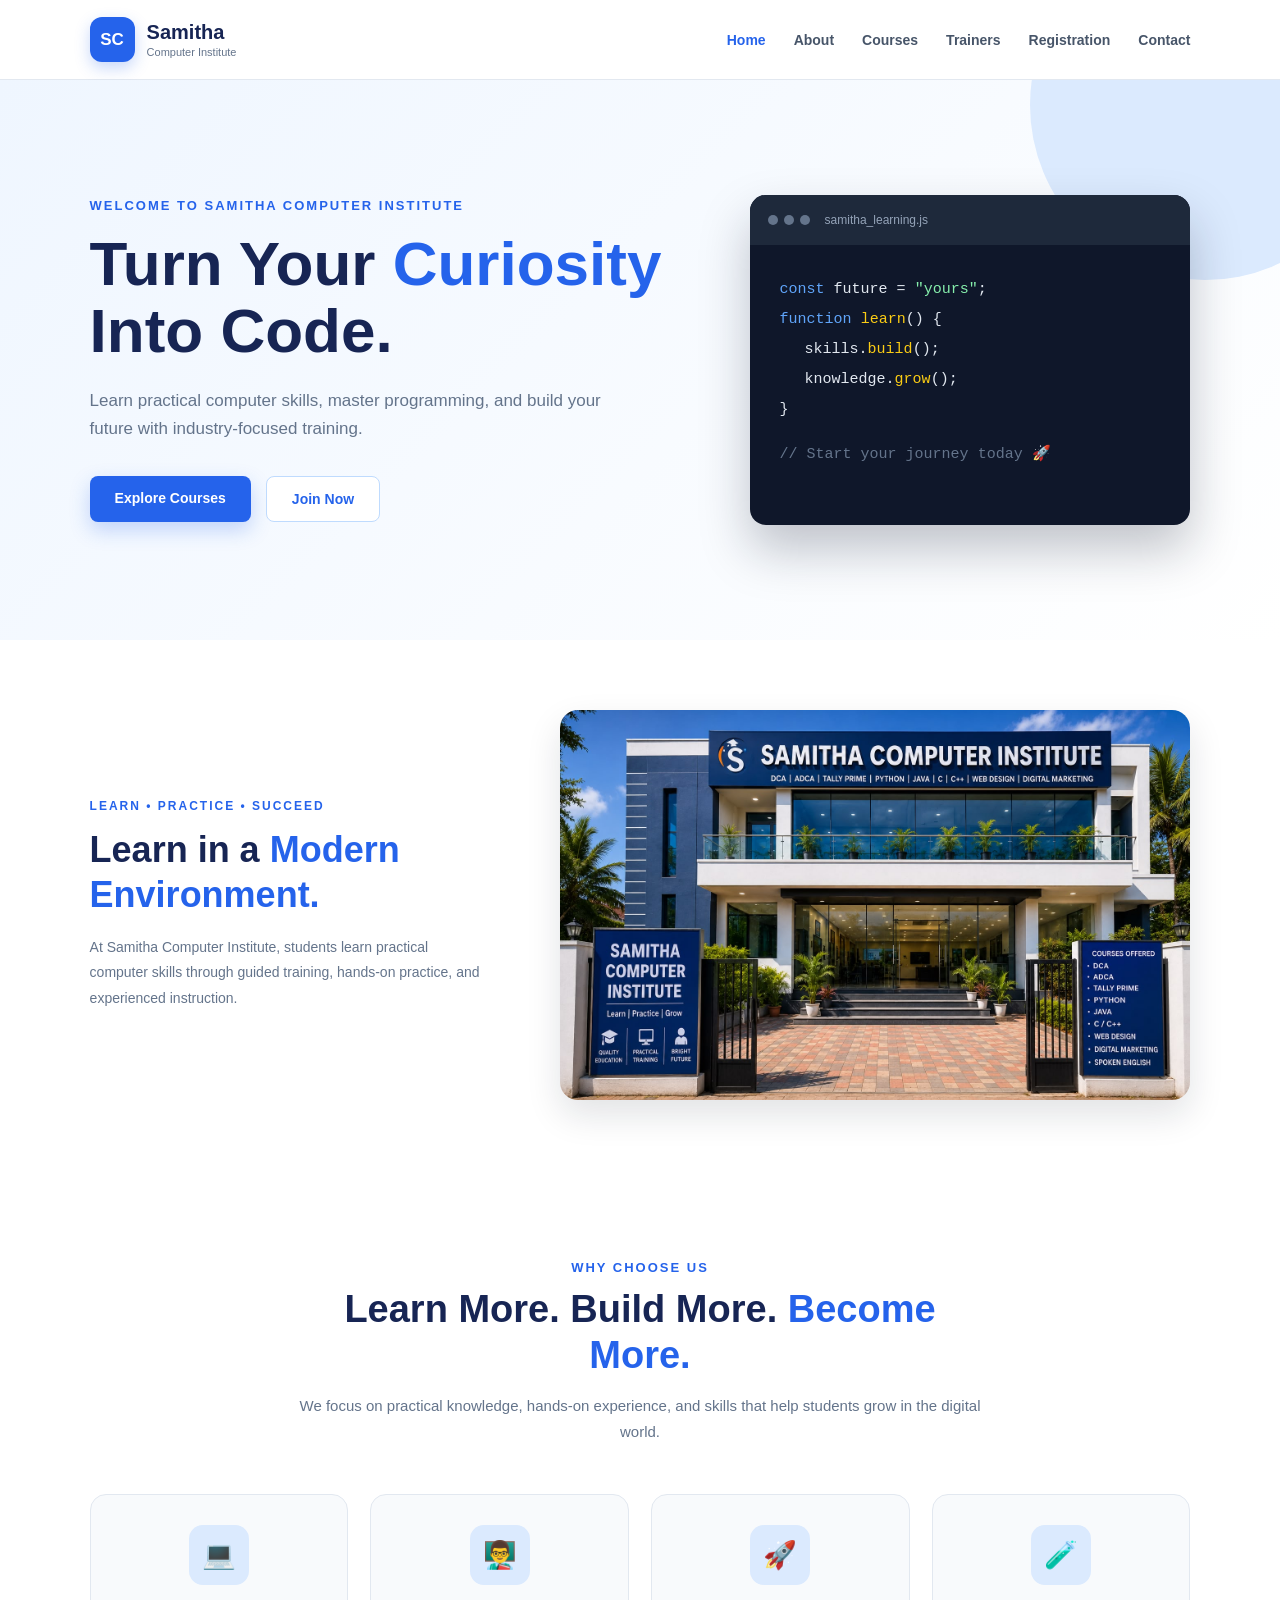
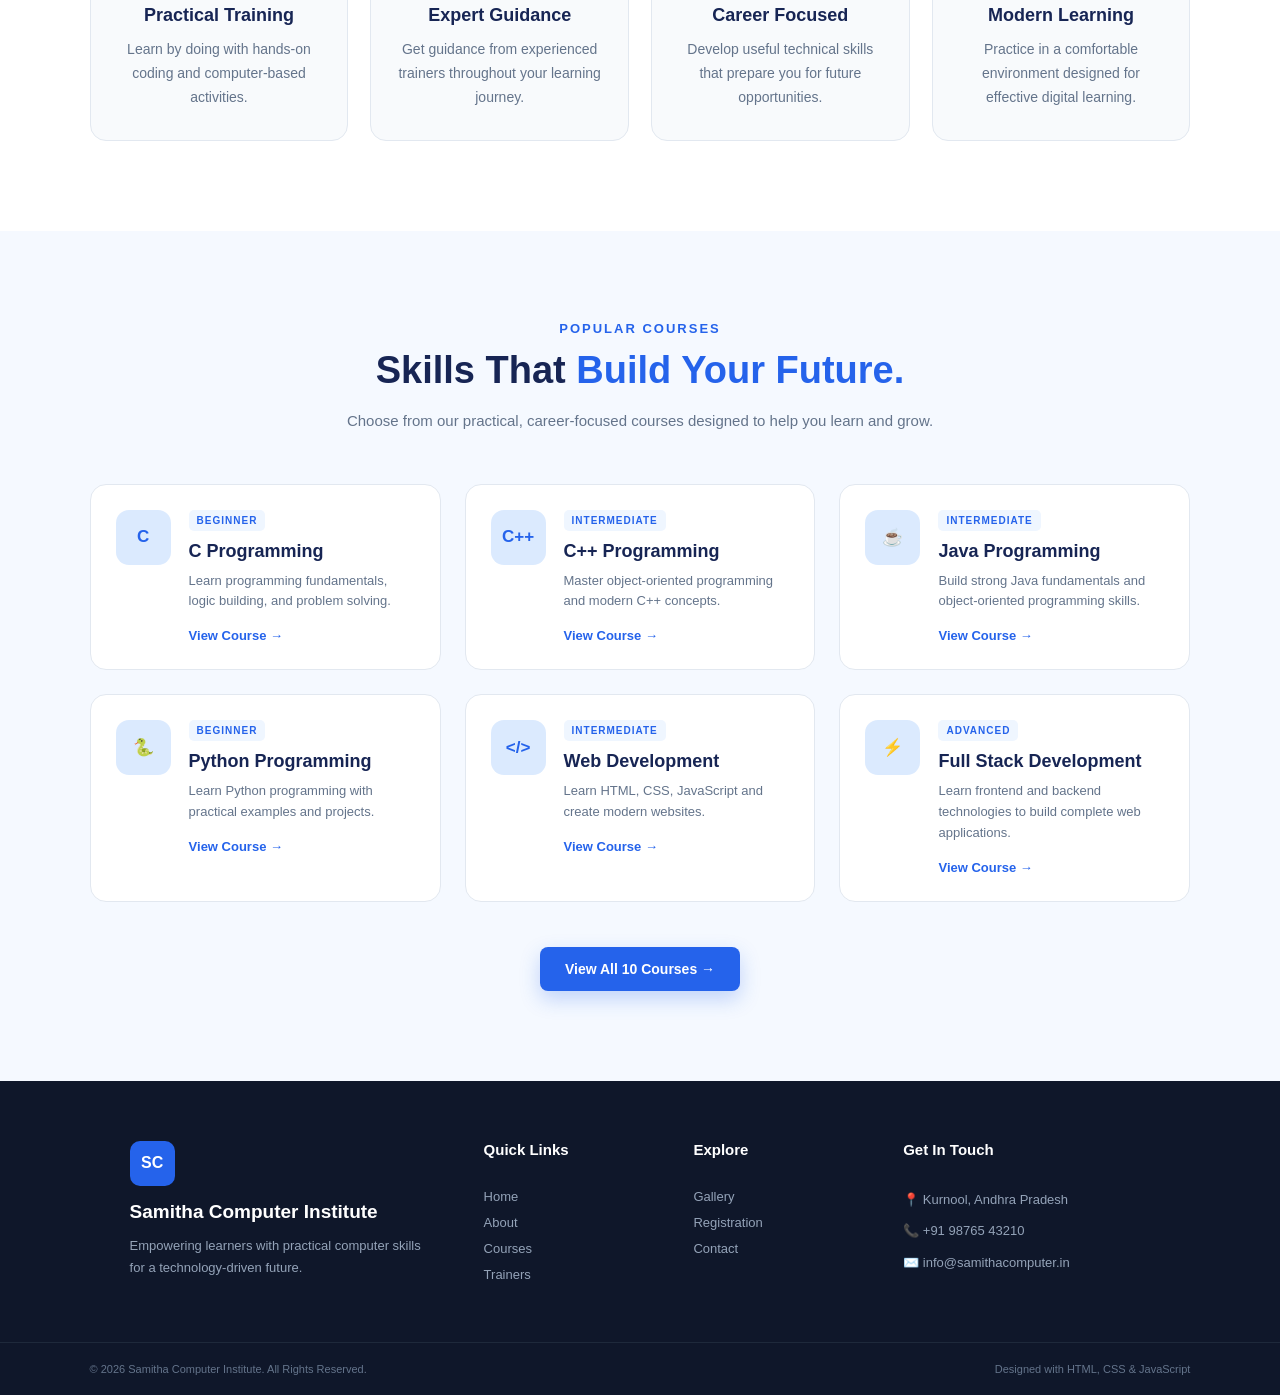
<file: Samitha computer Institute/index.html>
<!DOCTYPE html>
<html lang="en">

<head>
    <meta charset="UTF-8">

    <meta name="viewport" content="width=device-width, initial-scale=1.0">

    <title>Samitha Computer Institute</title>

    <link rel="stylesheet" href="css/style.css">
</head>

    <body>

    <!-- Navigation Bar -->
    <header>

        <nav class="navbar">

            <!-- Logo -->
            <div class="logo">

                <div class="logo-icon">
                    SC
                </div>

                <div class="logo-text">
                    <h2>Samitha</h2>
                    <p>Computer Institute</p>
                </div>

            </div>


            <!-- Navigation Links -->
            <ul class="nav-links">

                <li>
                    <a href="index.html" class="active">Home</a>
                </li>

                <li>
                    <a href="about.html">About</a>
                </li>

                <li>
                    <a href="courses.html">Courses</a>
                </li>

                <li>
                    <a href="trainers.html">Trainers</a>
                </li>


                <li>
                    <a href="registration.html">Registration</a>
                </li>

                <li>
                    <a href="contact.html">Contact</a>
                </li>

            </ul>

        </nav>

    </header>
    <!-- Hero Section -->
<section class="hero">

    <!-- Left Side -->
    <div class="hero-content">

        <p class="hero-label">
            WELCOME TO SAMITHA COMPUTER INSTITUTE
        </p>

        <h1>
            Turn Your
            <span>Curiosity</span>
            Into Code.
        </h1>

        <p class="hero-description">
            Learn practical computer skills, master programming,
            and build your future with industry-focused training.
        </p>

        <div class="hero-buttons">

            <a href="courses.html" class="btn primary-btn">
                Explore Courses
            </a>

            <a href="registration.html" class="btn secondary-btn">
                Join Now
            </a>

        </div>

    </div>


    <!-- Right Side - Coding Window -->
    <div class="code-window">

        <div class="window-header">

            <div class="window-dots">
                <span></span>
                <span></span>
                <span></span>
            </div>

            <p>samitha_learning.js</p>

        </div>


        <div class="code-body">

            <p>
                <span class="code-blue">const</span>
                future =
                <span class="code-green">"yours"</span>;
            </p>

            <p>
                <span class="code-blue">function</span>
                <span class="code-yellow">learn</span>() {
            </p>

            <p class="code-indent">
                skills.<span class="code-yellow">build</span>();
            </p>

            <p class="code-indent">
                knowledge.<span class="code-yellow">grow</span>();
            </p>

            <p>
                }
            </p>

            <p class="code-comment">
                // Start your journey today 🚀
            </p>

        </div>

    </div>

</section>
<!-- Home Institute Image -->

<section class="home-image-section">

    <div class="home-image-content">

        <div class="home-image-text">

            <p class="section-label">
                LEARN • PRACTICE • SUCCEED
            </p>

            <h2>
                Learn in a
                <span>Modern Environment.</span>
            </h2>

            <p>
                At Samitha Computer Institute, students learn
                practical computer skills through guided training,
                hands-on practice, and experienced instruction.
            </p>

        </div>

        <div class="home-image">

            <img
                src="images/home1.jpg"
                alt="Samitha Computer Institute"
            >

        </div>

    </div>

</section>
<!-- Why Choose Us Section -->
<section class="why-us">

    <div class="section-heading">

        <p>WHY CHOOSE US</p>

        <h2>
            Learn More. Build More.
            <span>Become More.</span>
        </h2>

        <p>
            We focus on practical knowledge, hands-on experience,
            and skills that help students grow in the digital world.
        </p>

    </div>


    <div class="features">

        <!-- Feature 1 -->
        <div class="feature-card">

            <div class="feature-icon">
                💻
            </div>

            <h3>Practical Training</h3>

            <p>
                Learn by doing with hands-on coding and
                computer-based activities.
            </p>

        </div>


        <!-- Feature 2 -->
        <div class="feature-card">

            <div class="feature-icon">
                👨‍🏫
            </div>

            <h3>Expert Guidance</h3>

            <p>
                Get guidance from experienced trainers
                throughout your learning journey.
            </p>

        </div>


        <!-- Feature 3 -->
        <div class="feature-card">

            <div class="feature-icon">
                🚀
            </div>

            <h3>Career Focused</h3>

            <p>
                Develop useful technical skills that prepare
                you for future opportunities.
            </p>

        </div>


        <!-- Feature 4 -->
        <div class="feature-card">

            <div class="feature-icon">
                🧪
            </div>

            <h3>Modern Learning</h3>

            <p>
                Practice in a comfortable environment designed
                for effective digital learning.
            </p>

        </div>

    </div>

</section>
<!-- Popular Courses Section -->
<section class="popular-courses">

    <div class="section-heading">

        <p>POPULAR COURSES</p>

        <h2>
            Skills That
            <span>Build Your Future.</span>
        </h2>

        <p>
            Choose from our practical, career-focused courses
            designed to help you learn and grow.
        </p>

    </div>


    <div class="course-grid">

        <!-- Course 1 -->
        <div class="course-card">

            <div class="course-icon">
                C
            </div>

            <div class="course-content">

                <span class="course-level">
                    BEGINNER
                </span>

                <h3>C Programming</h3>

                <p>
                    Learn programming fundamentals,
                    logic building, and problem solving.
                </p>

                <a href="courses.html">
                    View Course →
                </a>

            </div>

        </div>


        <!-- Course 2 -->
        <div class="course-card">

            <div class="course-icon">
                C++
            </div>

            <div class="course-content">

                <span class="course-level">
                    INTERMEDIATE
                </span>

                <h3>C++ Programming</h3>

                <p>
                    Master object-oriented programming
                    and modern C++ concepts.
                </p>

                <a href="courses.html">
                    View Course →
                </a>

            </div>

        </div>


        <!-- Course 3 -->
        <div class="course-card">

            <div class="course-icon">
                ☕
            </div>

            <div class="course-content">

                <span class="course-level">
                    INTERMEDIATE
                </span>

                <h3>Java Programming</h3>

                <p>
                    Build strong Java fundamentals and
                    object-oriented programming skills.
                </p>

                <a href="courses.html">
                    View Course →
                </a>

            </div>

        </div>


        <!-- Course 4 -->
        <div class="course-card">

            <div class="course-icon">
                🐍
            </div>

            <div class="course-content">

                <span class="course-level">
                    BEGINNER
                </span>

                <h3>Python Programming</h3>

                <p>
                    Learn Python programming with practical
                    examples and projects.
                </p>

                <a href="courses.html">
                    View Course →
                </a>

            </div>

        </div>


        <!-- Course 5 -->
        <div class="course-card">

            <div class="course-icon">
                &lt;/&gt;
            </div>

            <div class="course-content">

                <span class="course-level">
                    INTERMEDIATE
                </span>

                <h3>Web Development</h3>

                <p>
                    Learn HTML, CSS, JavaScript and
                    create modern websites.
                </p>

                <a href="courses.html">
                    View Course →
                </a>

            </div>

        </div>


        <!-- Course 6 -->
        <div class="course-card">

            <div class="course-icon">
                ⚡
            </div>

            <div class="course-content">

                <span class="course-level">
                    ADVANCED
                </span>

                <h3>Full Stack Development</h3>

                <p>
                    Learn frontend and backend technologies
                    to build complete web applications.
                </p>

                <a href="courses.html">
                    View Course →
                </a>

            </div>

        </div>

    </div>


    <div class="courses-button">

        <a href="courses.html" class="btn primary-btn">
            View All 10 Courses →
        </a>

    </div>

</section>
<!-- Footer -->

<footer class="site-footer">

    <div class="footer-main">

        <!-- Brand -->

        <div class="footer-brand">

            <div class="footer-logo">
                SC
            </div>

            <h2>Samitha Computer Institute</h2>

            <p>
                Empowering learners with practical computer
                skills for a technology-driven future.
            </p>

        </div>


        <!-- Quick Links -->

        <div class="footer-links">

            <h3>Quick Links</h3>

            <a href="index.html">Home</a>

            <a href="about.html">About</a>

            <a href="courses.html">Courses</a>

            <a href="trainers.html">Trainers</a>

        </div>


        <!-- More Links -->

        <div class="footer-links">

            <h3>Explore</h3>

            <a href="gallery.html">Gallery</a>

            <a href="registration.html">Registration</a>

            <a href="contact.html">Contact</a>

        </div>


        <!-- Contact -->

        <div class="footer-contact">

            <h3>Get In Touch</h3>

            <p>📍 Kurnool, Andhra Pradesh</p>

            <p>📞 +91 98765 43210</p>

            <p>✉️ info@samithacomputer.in</p>

        </div>

    </div>


    <div class="footer-bottom">

        <p>
            © 2026 Samitha Computer Institute.
            All Rights Reserved.
        </p>

        <p>
            Designed with HTML, CSS & JavaScript
        </p>

    </div>

</footer>
    <script src="js/script.js"></script>

</body>


</html>
</file>
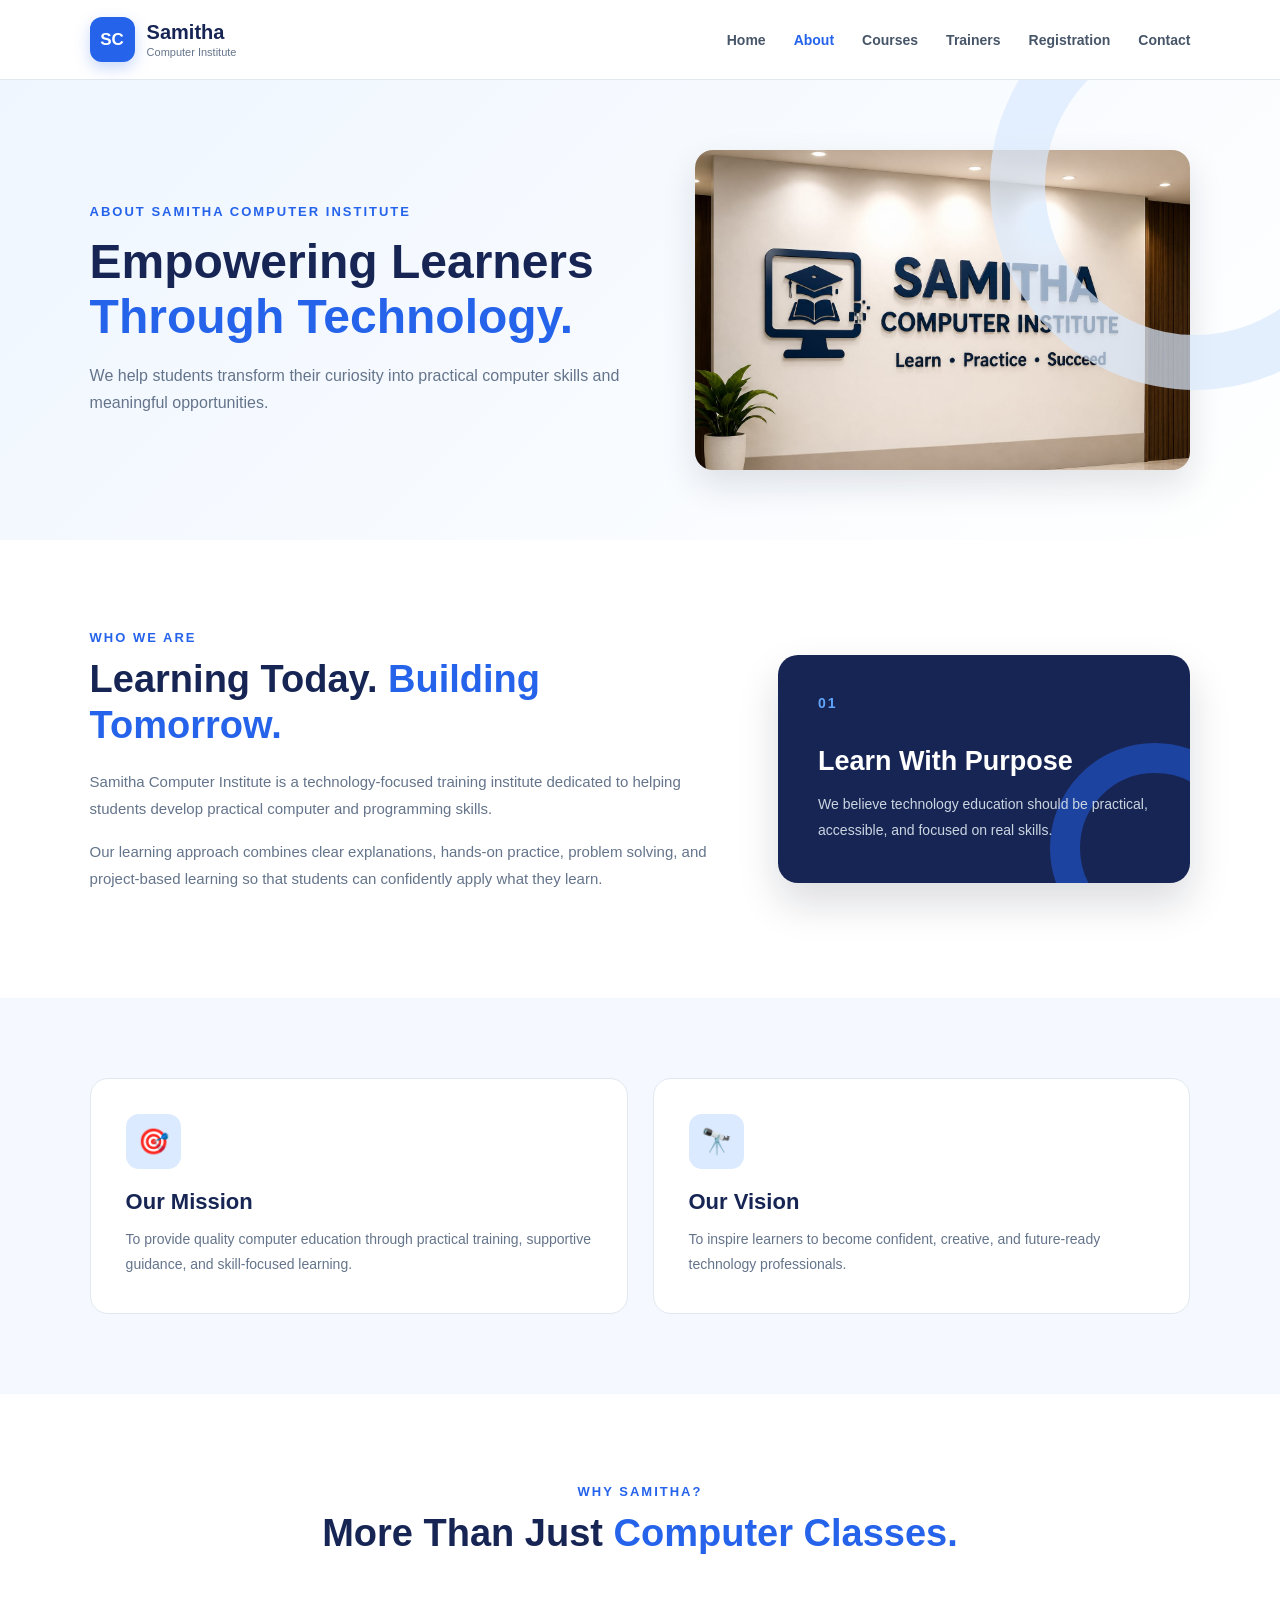
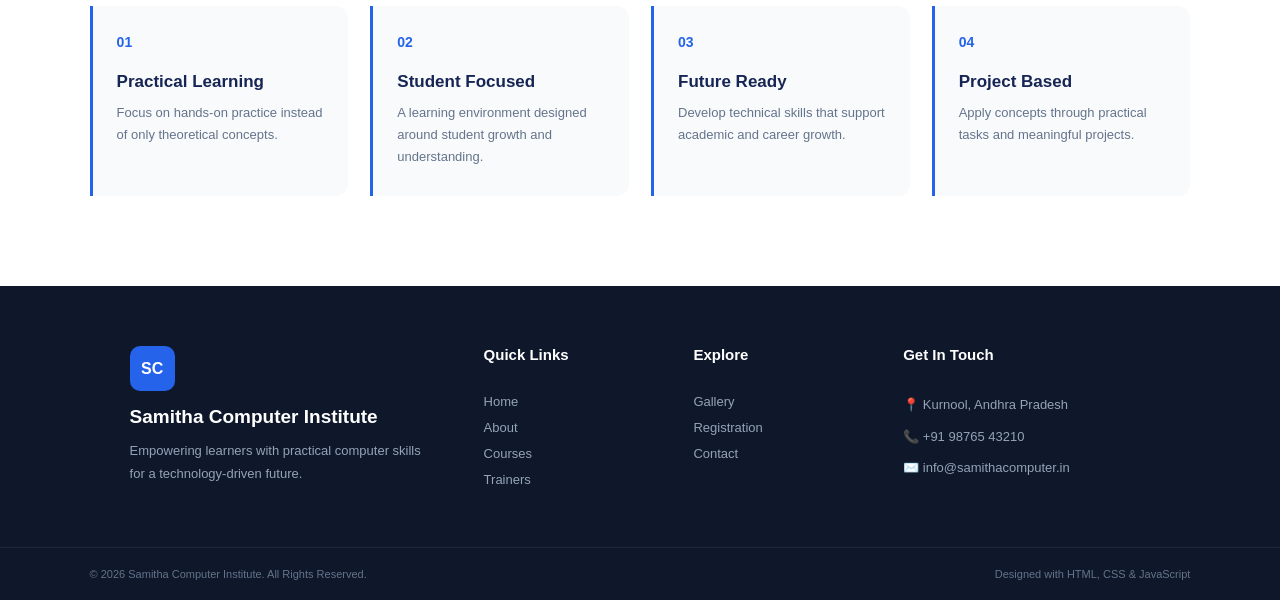
<file: Samitha computer Institute/about.html>
<!DOCTYPE html>
<html lang="en">

<head>

    <meta charset="UTF-8">

    <meta name="viewport" content="width=device-width, initial-scale=1.0">

    <title>About Us | Samitha Computer Institute</title>

    <link rel="stylesheet" href="css/style.css">

</head>


<body>

    <!-- Navigation Bar -->
    <header>

        <nav class="navbar">

            <div class="logo">

                <div class="logo-icon">
                    SC
                </div>

                <div class="logo-text">
                    <h2>Samitha</h2>
                    <p>Computer Institute</p>
                </div>

            </div>


            <ul class="nav-links">

                <li>
                    <a href="index.html">Home</a>
                </li>

                <li>
                    <a href="about.html" class="active">About</a>
                </li>

                <li>
                    <a href="courses.html">Courses</a>
                </li>

                <li>
                    <a href="trainers.html">Trainers</a>
                </li>

                

                <li>
                    <a href="registration.html">Registration</a>
                </li>

                <li>
                    <a href="contact.html">Contact</a>
                </li>

            </ul>

        </nav>

    </header>


    <!-- About Hero -->
    <section class="about-hero">

        <div>

            <p>ABOUT SAMITHA COMPUTER INSTITUTE</p>

            <h1>
                Empowering Learners
                <span>Through Technology.</span>
            </h1>

            <p>
                We help students transform their curiosity into
                practical computer skills and meaningful opportunities.
            </p>

        </div>
        <img src="images/about1.jpg" alt="Samitha Computer Institute">

    </section>


    <!-- Who We Are -->
    <section class="about-section">

        <div class="about-text">

            <p class="about-label">WHO WE ARE</p>

            <h2>
                Learning Today.
                <span>Building Tomorrow.</span>
            </h2>

            <p>
                Samitha Computer Institute is a technology-focused
                training institute dedicated to helping students
                develop practical computer and programming skills.
            </p>

            <p>
                Our learning approach combines clear explanations,
                hands-on practice, problem solving, and project-based
                learning so that students can confidently apply
                what they learn.
            </p>

        </div>


        <div class="about-highlight">

            <div class="highlight-number">
                01
            </div>

            <h3>
                Learn With Purpose
            </h3>

            <p>
                We believe technology education should be practical,
                accessible, and focused on real skills.
            </p>

        </div>

    </section>


    <!-- Mission & Vision -->
    <section class="mission-section">

        <div class="mission-card">

            <div class="mission-icon">
                🎯
            </div>

            <h2>Our Mission</h2>

            <p>
                To provide quality computer education through
                practical training, supportive guidance, and
                skill-focused learning.
            </p>

        </div>


        <div class="mission-card">

            <div class="mission-icon">
                🔭
            </div>

            <h2>Our Vision</h2>

            <p>
                To inspire learners to become confident,
                creative, and future-ready technology professionals.
            </p>

        </div>

    </section>


    <!-- Why Samitha -->
    <section class="about-values">

        <div class="section-heading">

            <p>WHY SAMITHA?</p>

            <h2>
                More Than Just
                <span>Computer Classes.</span>
            </h2>

        </div>


        <div class="values-grid">

            <div class="value-card">
                <h3>01</h3>
                <h4>Practical Learning</h4>
                <p>
                    Focus on hands-on practice instead of
                    only theoretical concepts.
                </p>
            </div>


            <div class="value-card">
                <h3>02</h3>
                <h4>Student Focused</h4>
                <p>
                    A learning environment designed around
                    student growth and understanding.
                </p>
            </div>


            <div class="value-card">
                <h3>03</h3>
                <h4>Future Ready</h4>
                <p>
                    Develop technical skills that support
                    academic and career growth.
                </p>
            </div>


            <div class="value-card">
                <h3>04</h3>
                <h4>Project Based</h4>
                <p>
                    Apply concepts through practical tasks
                    and meaningful projects.
                </p>
            </div>

        </div>

    </section>

<!-- Footer -->

<footer class="site-footer">

    <div class="footer-main">

        <!-- Brand -->

        <div class="footer-brand">

            <div class="footer-logo">
                SC
            </div>

            <h2>Samitha Computer Institute</h2>

            <p>
                Empowering learners with practical computer
                skills for a technology-driven future.
            </p>

        </div>


        <!-- Quick Links -->

        <div class="footer-links">

            <h3>Quick Links</h3>

            <a href="index.html">Home</a>

            <a href="about.html">About</a>

            <a href="courses.html">Courses</a>

            <a href="trainers.html">Trainers</a>

        </div>


        <!-- More Links -->

        <div class="footer-links">

            <h3>Explore</h3>

            <a href="gallery.html">Gallery</a>

            <a href="registration.html">Registration</a>

            <a href="contact.html">Contact</a>

        </div>


        <!-- Contact -->

        <div class="footer-contact">

            <h3>Get In Touch</h3>

            <p>📍 Kurnool, Andhra Pradesh</p>

            <p>📞 +91 98765 43210</p>

            <p>✉️ info@samithacomputer.in</p>

        </div>

    </div>


    <div class="footer-bottom">

        <p>
            © 2026 Samitha Computer Institute.
            All Rights Reserved.
        </p>

        <p>
            Designed with HTML, CSS & JavaScript
        </p>

    </div>

</footer>
    <script src="js/script.js"></script>

</body>

</html>
</file>
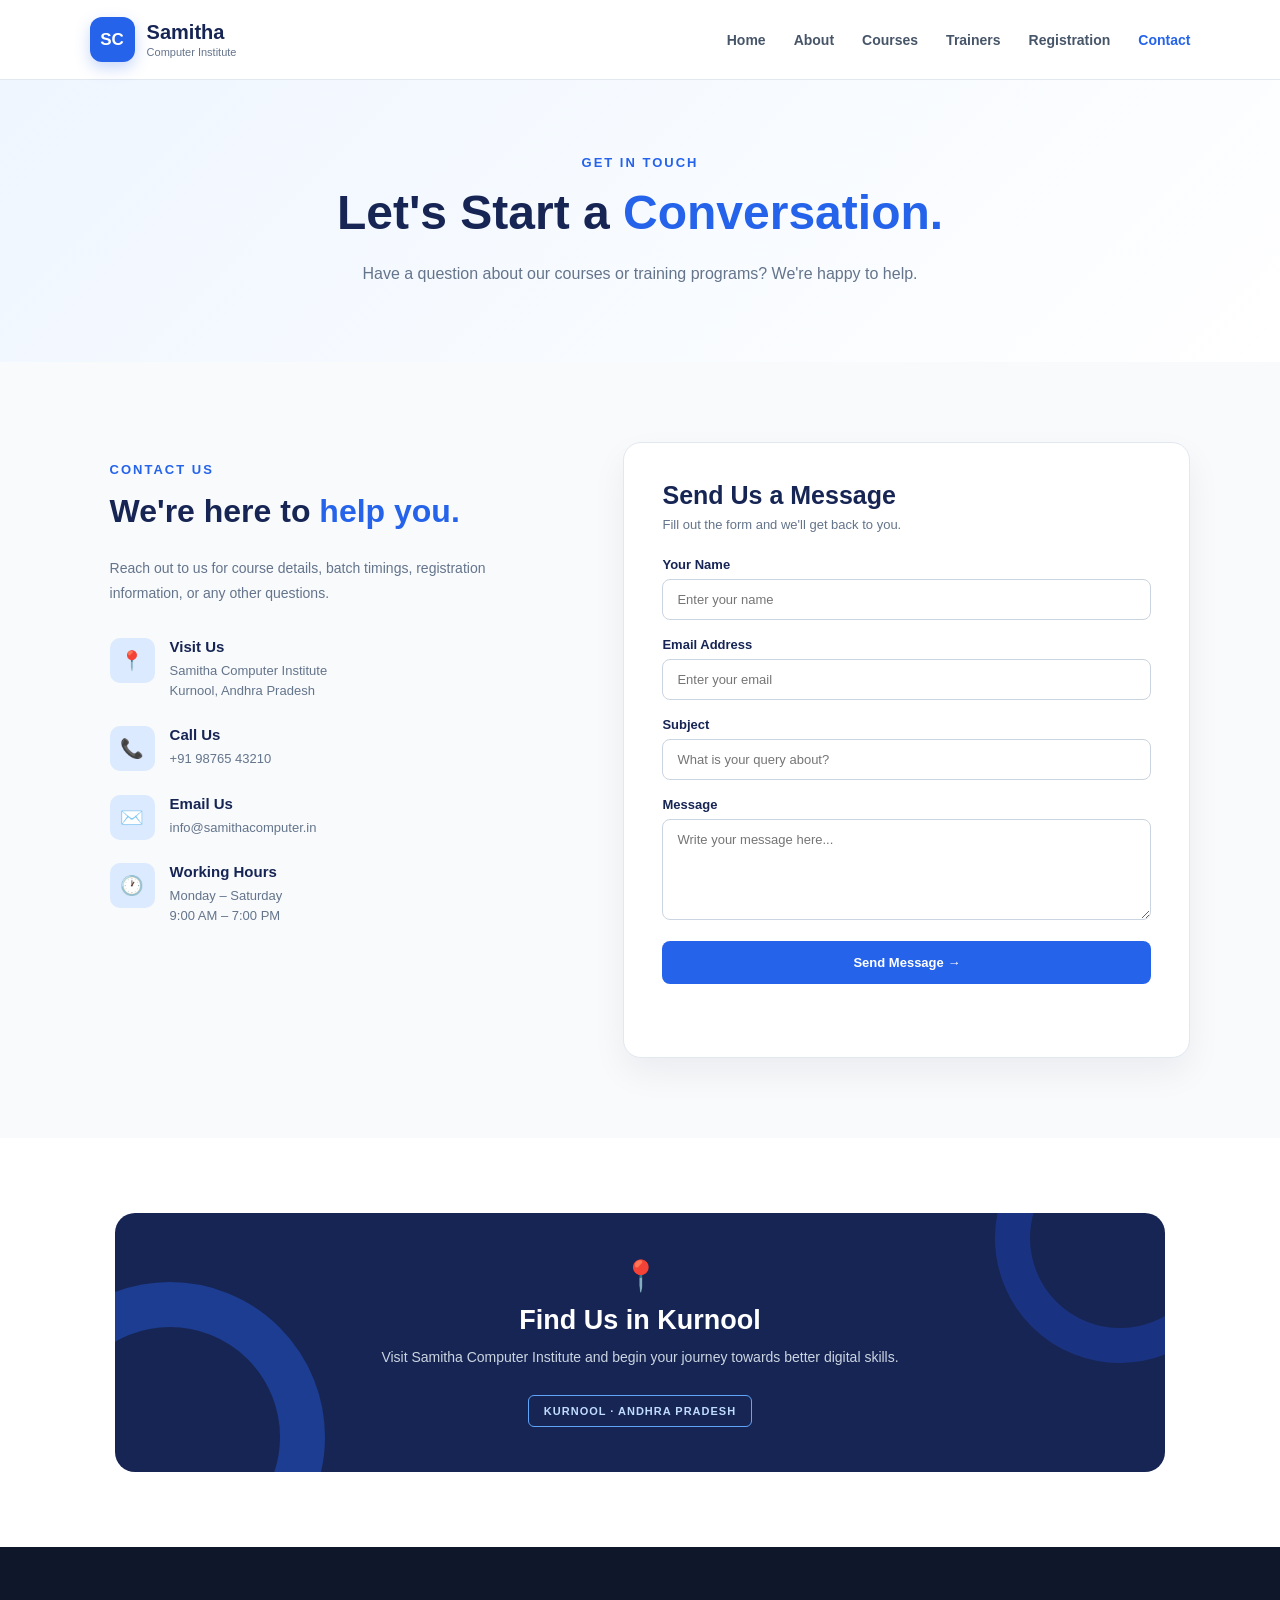
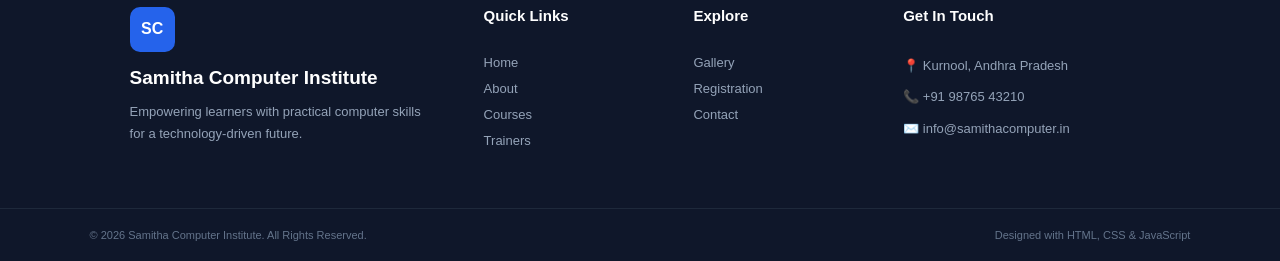
<file: Samitha computer Institute/contact.html>
<!DOCTYPE html>
<html lang="en">

<head>

    <meta charset="UTF-8">

    <meta name="viewport" content="width=device-width, initial-scale=1.0">

    <title>Contact | Samitha Computer Institute</title>

    <link rel="stylesheet" href="css/style.css">

</head>


<body>

    <!-- Navigation Bar -->

    <header>

        <nav class="navbar">

            <div class="logo">

                <div class="logo-icon">
                    SC
                </div>

                <div class="logo-text">
                    <h2>Samitha</h2>
                    <p>Computer Institute</p>
                </div>

            </div>


            <ul class="nav-links">

                <li>
                    <a href="index.html">Home</a>
                </li>

                <li>
                    <a href="about.html">About</a>
                </li>

                <li>
                    <a href="courses.html">Courses</a>
                </li>

                <li>
                    <a href="trainers.html">Trainers</a>
                </li>

                

                <li>
                    <a href="registration.html">Registration</a>
                </li>

                <li>
                    <a href="contact.html" class="active">Contact</a>
                </li>

            </ul>

        </nav>

    </header>


    <!-- Contact Hero -->

    <section class="contact-hero">

        <p>GET IN TOUCH</p>

        <h1>
            Let's Start a
            <span>Conversation.</span>
        </h1>

        <p>
            Have a question about our courses or training programs?
            We're happy to help.
        </p>

    </section>


    <!-- Contact Section -->

    <section class="contact-section">


</div>

        <!-- Contact Information -->

        <div class="contact-info">

            <p class="contact-label">
                CONTACT US
            </p>

            <h2>
                We're here to
                <span>help you.</span>
            </h2>

            <p class="contact-description">
                Reach out to us for course details, batch timings,
                registration information, or any other questions.
            </p>


            <!-- Location -->

            <div class="contact-item">

                <div class="contact-icon">
                    📍
                </div>

                <div>

                    <h3>Visit Us</h3>

                    <p>
                        Samitha Computer Institute<br>
                        Kurnool, Andhra Pradesh
                    </p>

                </div>

            </div>


            <!-- Phone -->

            <div class="contact-item">

                <div class="contact-icon">
                    📞
                </div>

                <div>

                    <h3>Call Us</h3>

                    <p>
                        +91 98765 43210
                    </p>

                </div>

            </div>


            <!-- Email -->

            <div class="contact-item">

                <div class="contact-icon">
                    ✉️
                </div>

                <div>

                    <h3>Email Us</h3>

                    <p>
                        info@samithacomputer.in
                    </p>

                </div>

            </div>


            <!-- Working Hours -->

            <div class="contact-item">

                <div class="contact-icon">
                    🕐
                </div>

                <div>

                    <h3>Working Hours</h3>

                    <p>
                        Monday – Saturday<br>
                        9:00 AM – 7:00 PM
                    </p>

                </div>

            </div>

        </div>


        <!-- Contact Form -->

        <div class="contact-form-container">

            <h2>
                Send Us a Message
            </h2>

            <p>
                Fill out the form and we'll get back to you.
            </p>


            <form id="contactForm">


                <div class="form-group">

                    <label for="contactName">
                        Your Name
                    </label>

                    <input
                        type="text"
                        id="contactName"
                        placeholder="Enter your name"
                    >

                </div>


                <div class="form-group">

                    <label for="contactEmail">
                        Email Address
                    </label>

                    <input
                        type="email"
                        id="contactEmail"
                        placeholder="Enter your email"
                    >

                </div>


                <div class="form-group">

                    <label for="contactSubject">
                        Subject
                    </label>

                    <input
                        type="text"
                        id="contactSubject"
                        placeholder="What is your query about?"
                    >

                </div>


                <div class="form-group">

                    <label for="contactMessage">
                        Message
                    </label>

                    <textarea
                        id="contactMessage"
                        rows="5"
                        placeholder="Write your message here..."
                    ></textarea>

                </div>


                <button
                    type="submit"
                    class="contact-btn"
                >
                    Send Message →
                </button>


                <p
                    id="contactMessageStatus"
                    class="contact-message-status"
                ></p>

            </form>

        </div>

    </section>


    <!-- Location Area -->

    <section class="location-section">

        <div class="location-box">

            <div class="location-icon">
                📍
            </div>

            <h2>
                Find Us in Kurnool
            </h2>

            <p>
                Visit Samitha Computer Institute and
                begin your journey towards better digital skills.
            </p>

            <div class="location-placeholder">
                KURNOOL · ANDHRA PRADESH
            </div>

        </div>

    </section>
<!-- Footer -->

<footer class="site-footer">

    <div class="footer-main">

        <!-- Brand -->

        <div class="footer-brand">

            <div class="footer-logo">
                SC
            </div>

            <h2>Samitha Computer Institute</h2>

            <p>
                Empowering learners with practical computer
                skills for a technology-driven future.
            </p>

        </div>


        <!-- Quick Links -->

        <div class="footer-links">

            <h3>Quick Links</h3>

            <a href="index.html">Home</a>

            <a href="about.html">About</a>

            <a href="courses.html">Courses</a>

            <a href="trainers.html">Trainers</a>

        </div>


        <!-- More Links -->

        <div class="footer-links">

            <h3>Explore</h3>

            <a href="gallery.html">Gallery</a>

            <a href="registration.html">Registration</a>

            <a href="contact.html">Contact</a>

        </div>


        <!-- Contact -->

        <div class="footer-contact">

            <h3>Get In Touch</h3>

            <p>📍 Kurnool, Andhra Pradesh</p>

            <p>📞 +91 98765 43210</p>

            <p>✉️ info@samithacomputer.in</p>

        </div>

    </div>


    <div class="footer-bottom">

        <p>
            © 2026 Samitha Computer Institute.
            All Rights Reserved.
        </p>

        <p>
            Designed with HTML, CSS & JavaScript
        </p>

    </div>

</footer>

    <script src="js/script.js"></script>

</body>

</html>
</file>
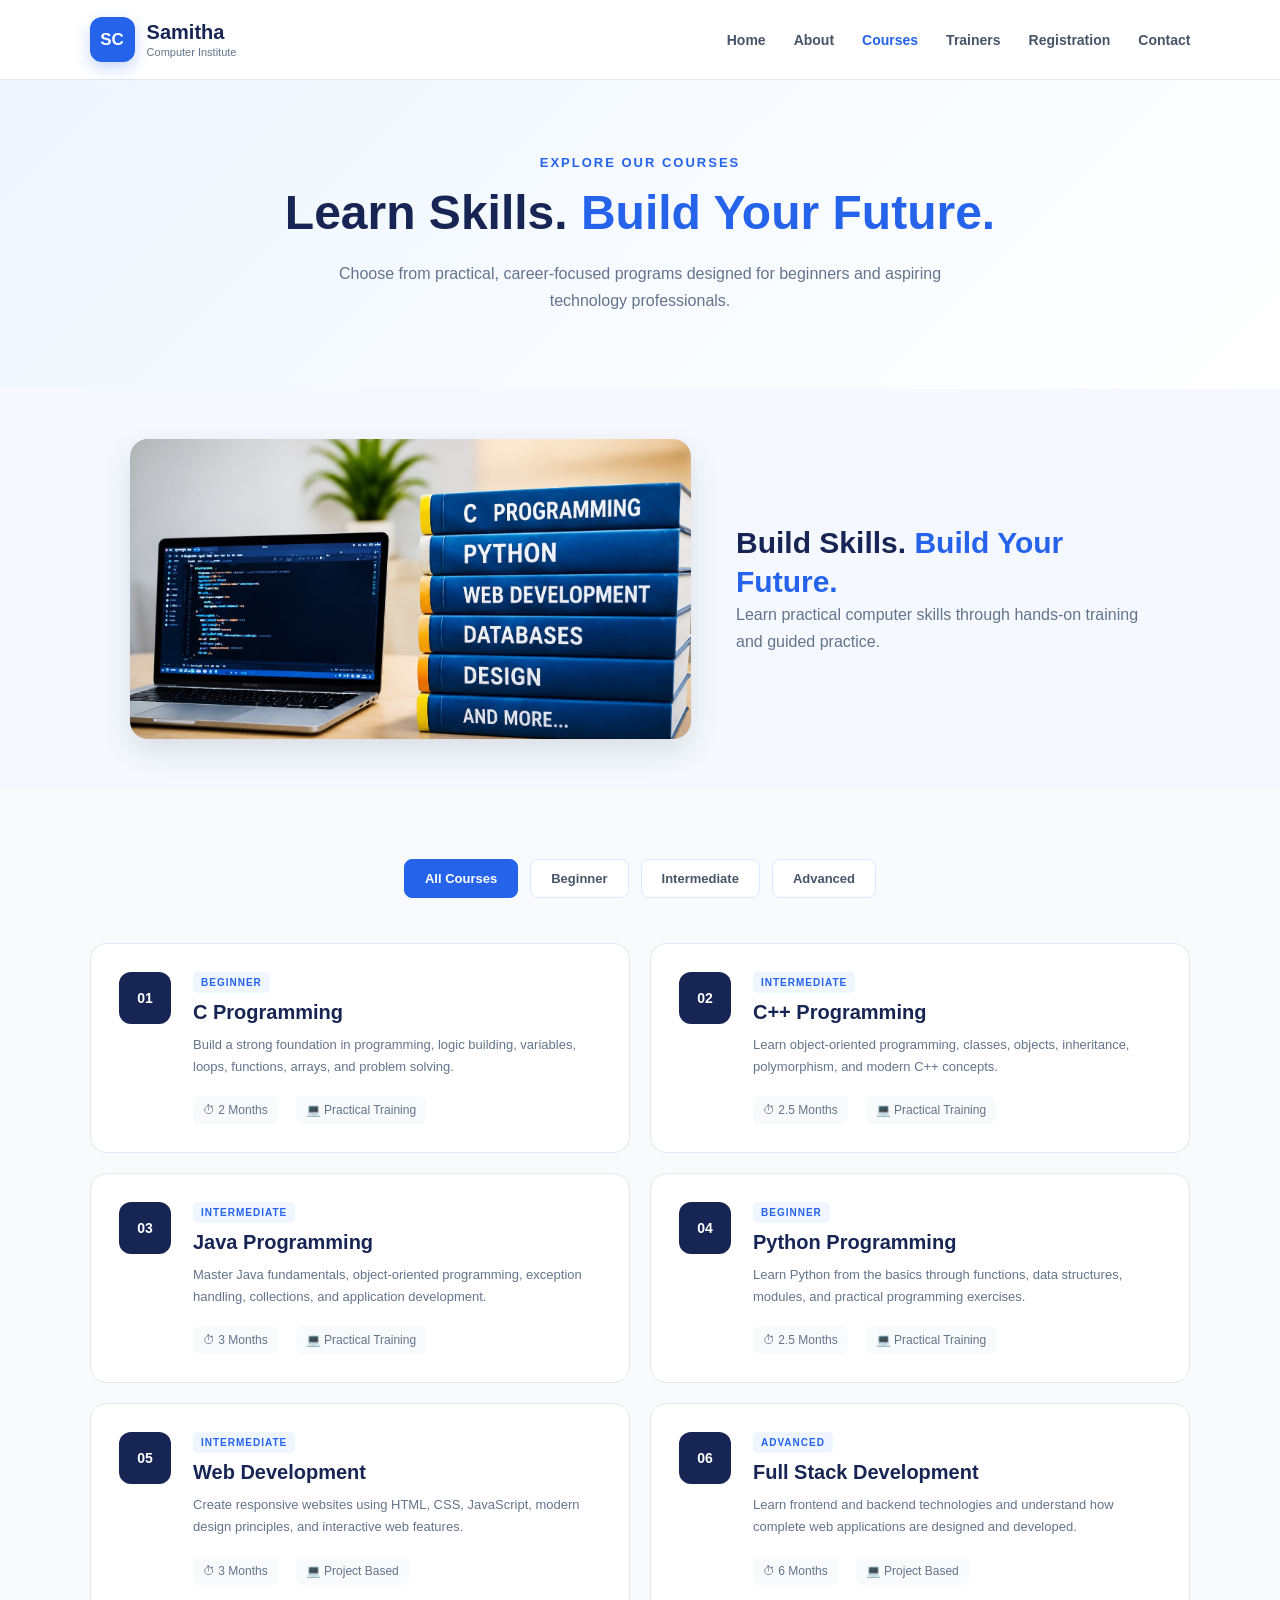
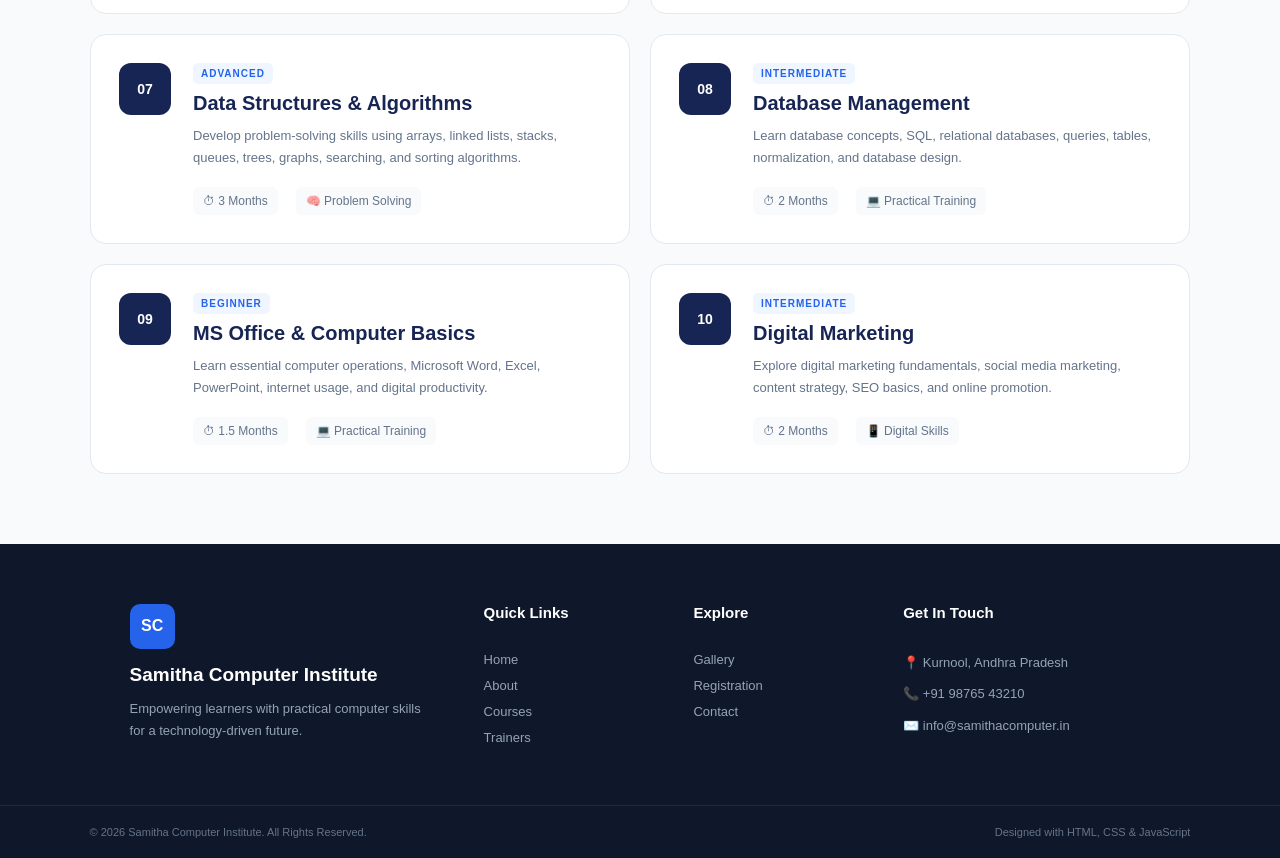
<file: Samitha computer Institute/courses.html>
<!DOCTYPE html>
<html lang="en">

<head>

    <meta charset="UTF-8">

    <meta name="viewport" content="width=device-width, initial-scale=1.0">

    <title>Courses | Samitha Computer Institute</title>

    <link rel="stylesheet" href="css/style.css">

</head>


<body>

    <!-- Navigation Bar -->
    <header>

        <nav class="navbar">

            <div class="logo">

                <div class="logo-icon">
                    SC
                </div>

                <div class="logo-text">
                    <h2>Samitha</h2>
                    <p>Computer Institute</p>
                </div>

            </div>


            <ul class="nav-links">

                <li>
                    <a href="index.html">Home</a>
                </li>

                <li>
                    <a href="about.html">About</a>
                </li>

                <li>
                    <a href="courses.html" class="active">Courses</a>
                </li>

                <li>
                    <a href="trainers.html">Trainers</a>
                </li>

                

                <li>
                    <a href="registration.html">Registration</a>
                </li>

                <li>
                    <a href="contact.html">Contact</a>
                </li>

            </ul>

        </nav>

    </header>


    <!-- Courses Hero -->
    <section class="courses-hero">

        <p>EXPLORE OUR COURSES</p>

        <h1>
            Learn Skills.
            <span>Build Your Future.</span>
        </h1>

        <p>
            Choose from practical, career-focused programs
            designed for beginners and aspiring technology professionals.
        </p>

    </section>
    <!-- Courses Image -->

<section class="courses-image-section">

    <img src="images/course1.jpg"
         alt="Computer training at Samitha Computer Institute">

    <div>
        <h2>Build Skills. <span>Build Your Future.</span></h2>

        <p>
            Learn practical computer skills through
            hands-on training and guided practice.
        </p>
    </div>

</section>


    <!-- Course Filter -->
    <section class="course-section">

        <div class="course-filter">

            <button class="filter-btn active" data-filter="all">
                All Courses
            </button>

            <button class="filter-btn" data-filter="beginner">
                Beginner
            </button>

            <button class="filter-btn" data-filter="intermediate">
                Intermediate
            </button>

            <button class="filter-btn" data-filter="advanced">
                Advanced
            </button>

        </div>


        <!-- All Courses -->
        <div class="all-courses">


            <!-- 01 C Programming -->
            <div class="full-course-card" data-level="beginner">

                <div class="full-course-number">
                    01
                </div>

                <div class="full-course-info">

                    <span class="course-level">
                        BEGINNER
                    </span>

                    <h2>C Programming</h2>

                    <p>
                        Build a strong foundation in programming,
                        logic building, variables, loops, functions,
                        arrays, and problem solving.
                    </p>

                    <div class="course-details">
                        <span>⏱ 2 Months</span>
                        <span>💻 Practical Training</span>
                    </div>

                </div>

            </div>


            <!-- 02 C++ -->
            <div class="full-course-card" data-level="intermediate">

                <div class="full-course-number">
                    02
                </div>

                <div class="full-course-info">

                    <span class="course-level">
                        INTERMEDIATE
                    </span>

                    <h2>C++ Programming</h2>

                    <p>
                        Learn object-oriented programming,
                        classes, objects, inheritance, polymorphism,
                        and modern C++ concepts.
                    </p>

                    <div class="course-details">
                        <span>⏱ 2.5 Months</span>
                        <span>💻 Practical Training</span>
                    </div>

                </div>

            </div>


            <!-- 03 Java -->
            <div class="full-course-card" data-level="intermediate">

                <div class="full-course-number">
                    03
                </div>

                <div class="full-course-info">

                    <span class="course-level">
                        INTERMEDIATE
                    </span>

                    <h2>Java Programming</h2>

                    <p>
                        Master Java fundamentals, object-oriented
                        programming, exception handling, collections,
                        and application development.
                    </p>

                    <div class="course-details">
                        <span>⏱ 3 Months</span>
                        <span>💻 Practical Training</span>
                    </div>

                </div>

            </div>


            <!-- 04 Python -->
            <div class="full-course-card" data-level="beginner">

                <div class="full-course-number">
                    04
                </div>

                <div class="full-course-info">

                    <span class="course-level">
                        BEGINNER
                    </span>

                    <h2>Python Programming</h2>

                    <p>
                        Learn Python from the basics through
                        functions, data structures, modules,
                        and practical programming exercises.
                    </p>

                    <div class="course-details">
                        <span>⏱ 2.5 Months</span>
                        <span>💻 Practical Training</span>
                    </div>

                </div>

            </div>


            <!-- 05 Web Development -->
            <div class="full-course-card" data-level="intermediate">

                <div class="full-course-number">
                    05
                </div>

                <div class="full-course-info">

                    <span class="course-level">
                        INTERMEDIATE
                    </span>

                    <h2>Web Development</h2>

                    <p>
                        Create responsive websites using HTML,
                        CSS, JavaScript, modern design principles,
                        and interactive web features.
                    </p>

                    <div class="course-details">
                        <span>⏱ 3 Months</span>
                        <span>💻 Project Based</span>
                    </div>

                </div>

            </div>


            <!-- 06 Full Stack -->
            <div class="full-course-card" data-level="advanced">

                <div class="full-course-number">
                    06
                </div>

                <div class="full-course-info">

                    <span class="course-level">
                        ADVANCED
                    </span>

                    <h2>Full Stack Development</h2>

                    <p>
                        Learn frontend and backend technologies
                        and understand how complete web applications
                        are designed and developed.
                    </p>

                    <div class="course-details">
                        <span>⏱ 6 Months</span>
                        <span>💻 Project Based</span>
                    </div>

                </div>

            </div>


            <!-- 07 DSA -->
            <div class="full-course-card" data-level="advanced">

                <div class="full-course-number">
                    07
                </div>

                <div class="full-course-info">

                    <span class="course-level">
                        ADVANCED
                    </span>

                    <h2>Data Structures & Algorithms</h2>

                    <p>
                        Develop problem-solving skills using arrays,
                        linked lists, stacks, queues, trees, graphs,
                        searching, and sorting algorithms.
                    </p>

                    <div class="course-details">
                        <span>⏱ 3 Months</span>
                        <span>🧠 Problem Solving</span>
                    </div>

                </div>

            </div>


            <!-- 08 Database -->
            <div class="full-course-card" data-level="intermediate">

                <div class="full-course-number">
                    08
                </div>

                <div class="full-course-info">

                    <span class="course-level">
                        INTERMEDIATE
                    </span>

                    <h2>Database Management</h2>

                    <p>
                        Learn database concepts, SQL, relational
                        databases, queries, tables, normalization,
                        and database design.
                    </p>

                    <div class="course-details">
                        <span>⏱ 2 Months</span>
                        <span>💻 Practical Training</span>
                    </div>

                </div>

            </div>


            <!-- 09 MS Office -->
            <div class="full-course-card" data-level="beginner">

                <div class="full-course-number">
                    09
                </div>

                <div class="full-course-info">

                    <span class="course-level">
                        BEGINNER
                    </span>

                    <h2>MS Office & Computer Basics</h2>

                    <p>
                        Learn essential computer operations,
                        Microsoft Word, Excel, PowerPoint,
                        internet usage, and digital productivity.
                    </p>

                    <div class="course-details">
                        <span>⏱ 1.5 Months</span>
                        <span>💻 Practical Training</span>
                    </div>

                </div>

            </div>


            <!-- 10 Digital Marketing -->
            <div class="full-course-card" data-level="intermediate">

                <div class="full-course-number">
                    10
                </div>

                <div class="full-course-info">

                    <span class="course-level">
                        INTERMEDIATE
                    </span>

                    <h2>Digital Marketing</h2>

                    <p>
                        Explore digital marketing fundamentals,
                        social media marketing, content strategy,
                        SEO basics, and online promotion.
                    </p>

                    <div class="course-details">
                        <span>⏱ 2 Months</span>
                        <span>📱 Digital Skills</span>
                    </div>

                </div>

            </div>


        </div>

    </section>
<!-- Footer -->

<footer class="site-footer">

    <div class="footer-main">

        <!-- Brand -->

        <div class="footer-brand">

            <div class="footer-logo">
                SC
            </div>

            <h2>Samitha Computer Institute</h2>

            <p>
                Empowering learners with practical computer
                skills for a technology-driven future.
            </p>

        </div>


        <!-- Quick Links -->

        <div class="footer-links">

            <h3>Quick Links</h3>

            <a href="index.html">Home</a>

            <a href="about.html">About</a>

            <a href="courses.html">Courses</a>

            <a href="trainers.html">Trainers</a>

        </div>


        <!-- More Links -->

        <div class="footer-links">

            <h3>Explore</h3>

            <a href="gallery.html">Gallery</a>

            <a href="registration.html">Registration</a>

            <a href="contact.html">Contact</a>

        </div>


        <!-- Contact -->

        <div class="footer-contact">

            <h3>Get In Touch</h3>

            <p>📍 Kurnool, Andhra Pradesh</p>

            <p>📞 +91 98765 43210</p>

            <p>✉️ info@samithacomputer.in</p>

        </div>

    </div>


    <div class="footer-bottom">

        <p>
            © 2026 Samitha Computer Institute.
            All Rights Reserved.
        </p>

        <p>
            Designed with HTML, CSS & JavaScript
        </p>

    </div>

</footer>

    <script src="js/script.js"></script>

</body>

</html>
</file>
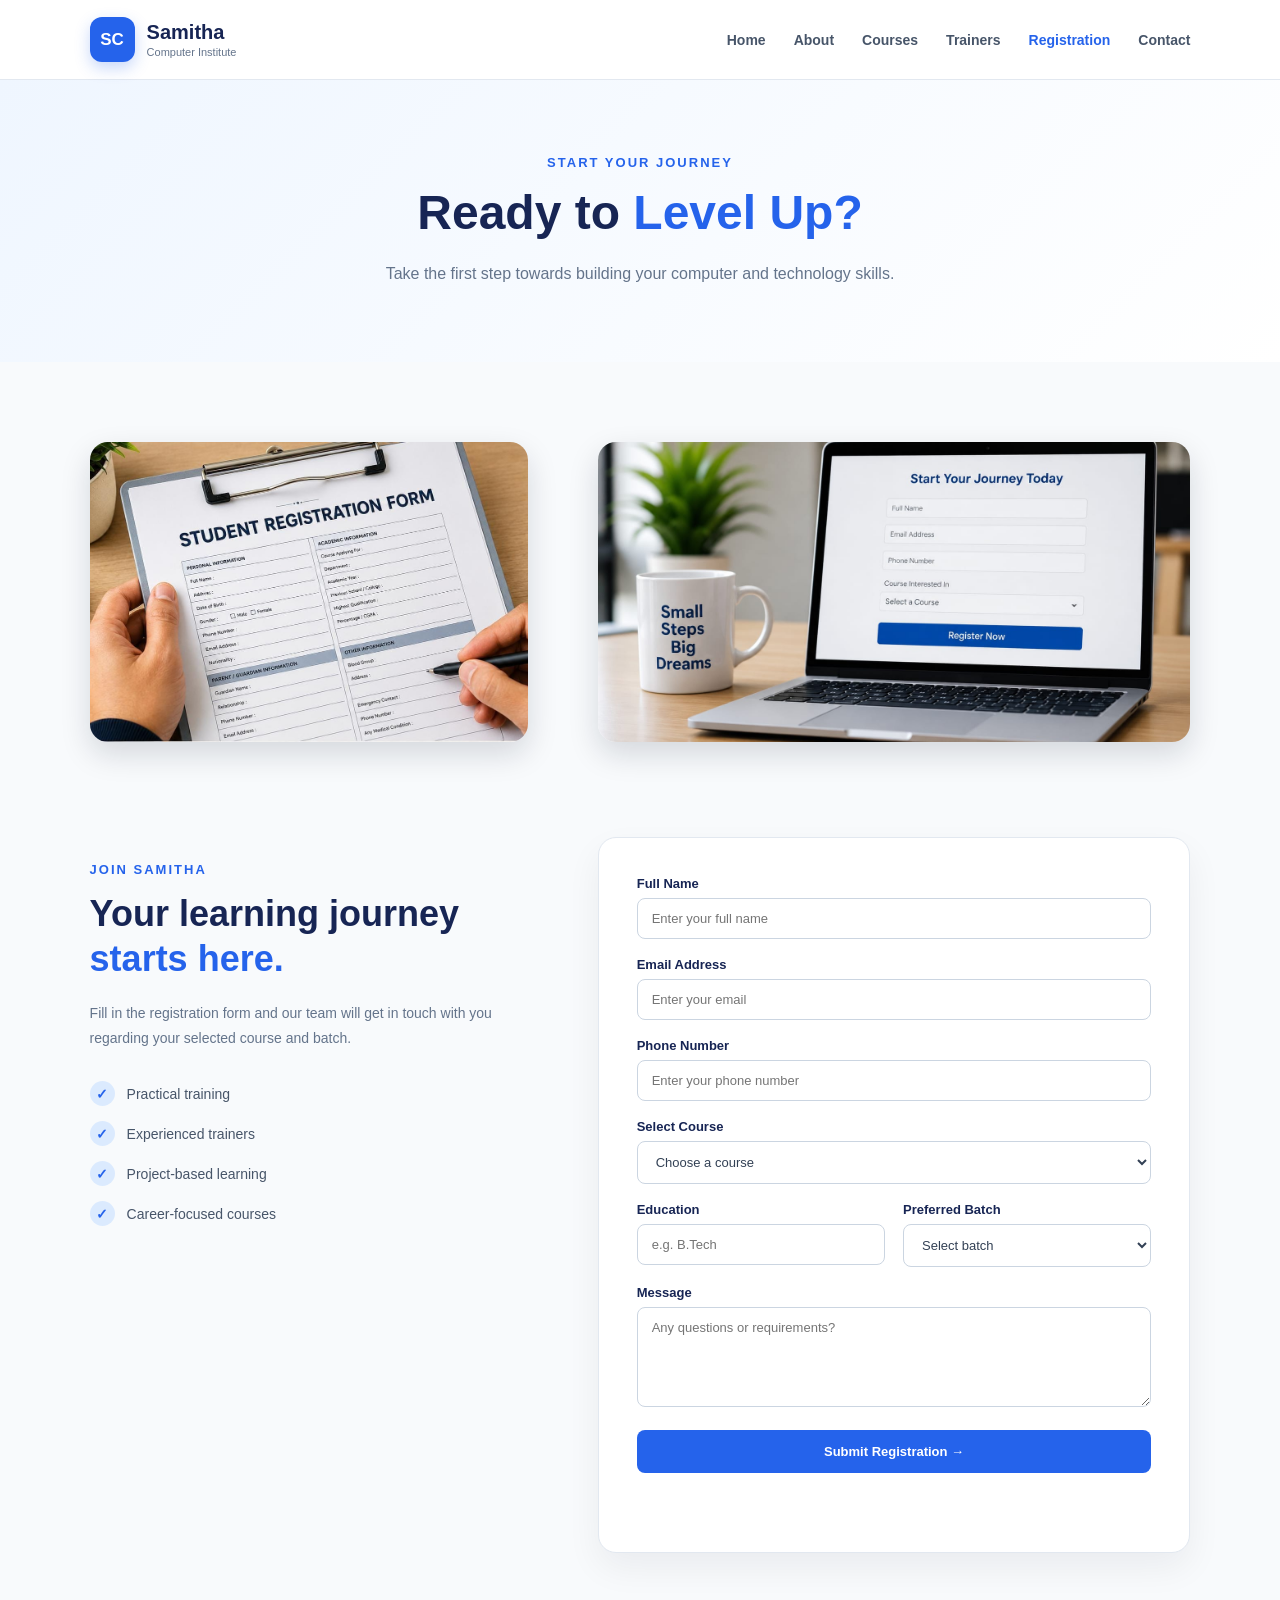
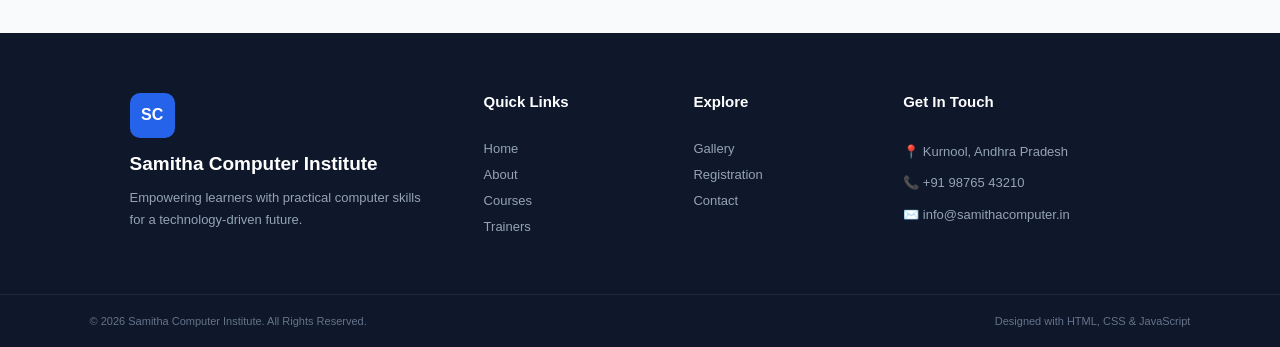
<file: Samitha computer Institute/registration.html>
<!DOCTYPE html>
<html lang="en">

<head>

    <meta charset="UTF-8">

    <meta name="viewport" content="width=device-width, initial-scale=1.0">

    <title>Registration | Samitha Computer Institute</title>

    <link rel="stylesheet" href="css/style.css">

</head>


<body>

    <!-- Navigation Bar -->

    <header>

        <nav class="navbar">

            <div class="logo">

                <div class="logo-icon">
                    SC
                </div>

                <div class="logo-text">
                    <h2>Samitha</h2>
                    <p>Computer Institute</p>
                </div>

            </div>


            <ul class="nav-links">

                <li>
                    <a href="index.html">Home</a>
                </li>

                <li>
                    <a href="about.html">About</a>
                </li>

                <li>
                    <a href="courses.html">Courses</a>
                </li>

                <li>
                    <a href="trainers.html">Trainers</a>
                </li>

                

                <li>
                    <a href="registration.html" class="active">
                        Registration
                    </a>
                </li>

                <li>
                    <a href="contact.html">Contact</a>
                </li>

            </ul>

        </nav>

    </header>


    <!-- Registration Hero -->

    <section class="registration-hero">

        <p>START YOUR JOURNEY</p>

        <h1>
            Ready to
            <span>Level Up?</span>
        </h1>

        <p>
            Take the first step towards building your
            computer and technology skills.
        </p>

    </section>


    <!-- Registration Section -->

    <section class="registration-section">
<!-- Registration Image -->

<div class="registration-image">
    <img src="images/registration1.jpg"
         alt="Students at Samitha Computer Institute">
</div>
 <!-- Registration Image 2 -->
    <div class="registration-image">
        <img src="images/registration2.jpg"
             alt="Computer Institute Registration">
    </div>
        <!-- Information Side -->

        <div class="registration-info">

            <p class="registration-label">
                JOIN SAMITHA
            </p>

            <h2>
                Your learning journey
                <span>starts here.</span>
            </h2>

            <p>
                Fill in the registration form and our team
                will get in touch with you regarding your
                selected course and batch.
            </p>


            <div class="registration-points">

                <div>
                    <span>✓</span>
                    Practical training
                </div>

                <div>
                    <span>✓</span>
                    Experienced trainers
                </div>

                <div>
                    <span>✓</span>
                    Project-based learning
                </div>

                <div>
                    <span>✓</span>
                    Career-focused courses
                </div>

            </div>

        </div>


        <!-- Registration Form -->

        <div class="registration-form-container">

            <form id="registrationForm">


                <!-- Name -->

                <div class="form-group">

                    <label for="studentName">
                        Full Name
                    </label>

                    <input
                        type="text"
                        id="studentName"
                        placeholder="Enter your full name"
                    >

                </div>


                <!-- Email -->

                <div class="form-group">

                    <label for="studentEmail">
                        Email Address
                    </label>

                    <input
                        type="email"
                        id="studentEmail"
                        placeholder="Enter your email"
                    >

                </div>


                <!-- Phone -->

                <div class="form-group">

                    <label for="studentPhone">
                        Phone Number
                    </label>

                    <input
                        type="tel"
                        id="studentPhone"
                        placeholder="Enter your phone number"
                    >

                </div>


                <!-- Course -->

                <div class="form-group">

                    <label for="courseSelect">
                        Select Course
                    </label>

                    <select id="courseSelect">

                        <option value="">
                            Choose a course
                        </option>

                        <option>
                            C Programming
                        </option>

                        <option>
                            C++ Programming
                        </option>

                        <option>
                            Java Programming
                        </option>

                        <option>
                            Python Programming
                        </option>

                        <option>
                            Web Development
                        </option>

                        <option>
                            Full Stack Development
                        </option>

                        <option>
                            Data Structures & Algorithms
                        </option>

                        <option>
                            Database Management
                        </option>

                        <option>
                            MS Office & Computer Basics
                        </option>

                        <option>
                            Digital Marketing
                        </option>

                    </select>

                </div>


                <!-- Education + Batch -->

                <div class="form-row">


                    <div class="form-group">

                        <label for="education">
                            Education
                        </label>

                        <input
                            type="text"
                            id="education"
                            placeholder="e.g. B.Tech"
                        >

                    </div>


                    <div class="form-group">

                        <label for="batch">
                            Preferred Batch
                        </label>

                        <select id="batch">

                            <option value="">
                                Select batch
                            </option>

                            <option>
                                Morning
                            </option>

                            <option>
                                Afternoon
                            </option>

                            <option>
                                Evening
                            </option>

                        </select>

                    </div>


                </div>


                <!-- Message -->

                <div class="form-group">

                    <label for="studentMessage">
                        Message
                    </label>

                    <textarea
                        id="studentMessage"
                        rows="4"
                        placeholder="Any questions or requirements?"
                    ></textarea>

                </div>


                <!-- Submit -->

                <button
                    type="submit"
                    class="registration-btn"
                >
                    Submit Registration →
                </button>


                <!-- Success Message -->

                <p
                    id="registrationMessage"
                    class="registration-message"
                ></p>


            </form>

        </div>

    </section>
<!-- Footer -->

<footer class="site-footer">

    <div class="footer-main">

        <!-- Brand -->

        <div class="footer-brand">

            <div class="footer-logo">
                SC
            </div>

            <h2>Samitha Computer Institute</h2>

            <p>
                Empowering learners with practical computer
                skills for a technology-driven future.
            </p>

        </div>


        <!-- Quick Links -->

        <div class="footer-links">

            <h3>Quick Links</h3>

            <a href="index.html">Home</a>

            <a href="about.html">About</a>

            <a href="courses.html">Courses</a>

            <a href="trainers.html">Trainers</a>

        </div>


        <!-- More Links -->

        <div class="footer-links">

            <h3>Explore</h3>

            <a href="gallery.html">Gallery</a>

            <a href="registration.html">Registration</a>

            <a href="contact.html">Contact</a>

        </div>


        <!-- Contact -->

        <div class="footer-contact">

            <h3>Get In Touch</h3>

            <p>📍 Kurnool, Andhra Pradesh</p>

            <p>📞 +91 98765 43210</p>

            <p>✉️ info@samithacomputer.in</p>

        </div>

    </div>


    <div class="footer-bottom">

        <p>
            © 2026 Samitha Computer Institute.
            All Rights Reserved.
        </p>

        <p>
            Designed with HTML, CSS & JavaScript
        </p>

    </div>

</footer>

    <script src="js/script.js"></script>

</body>

</html>
</file>
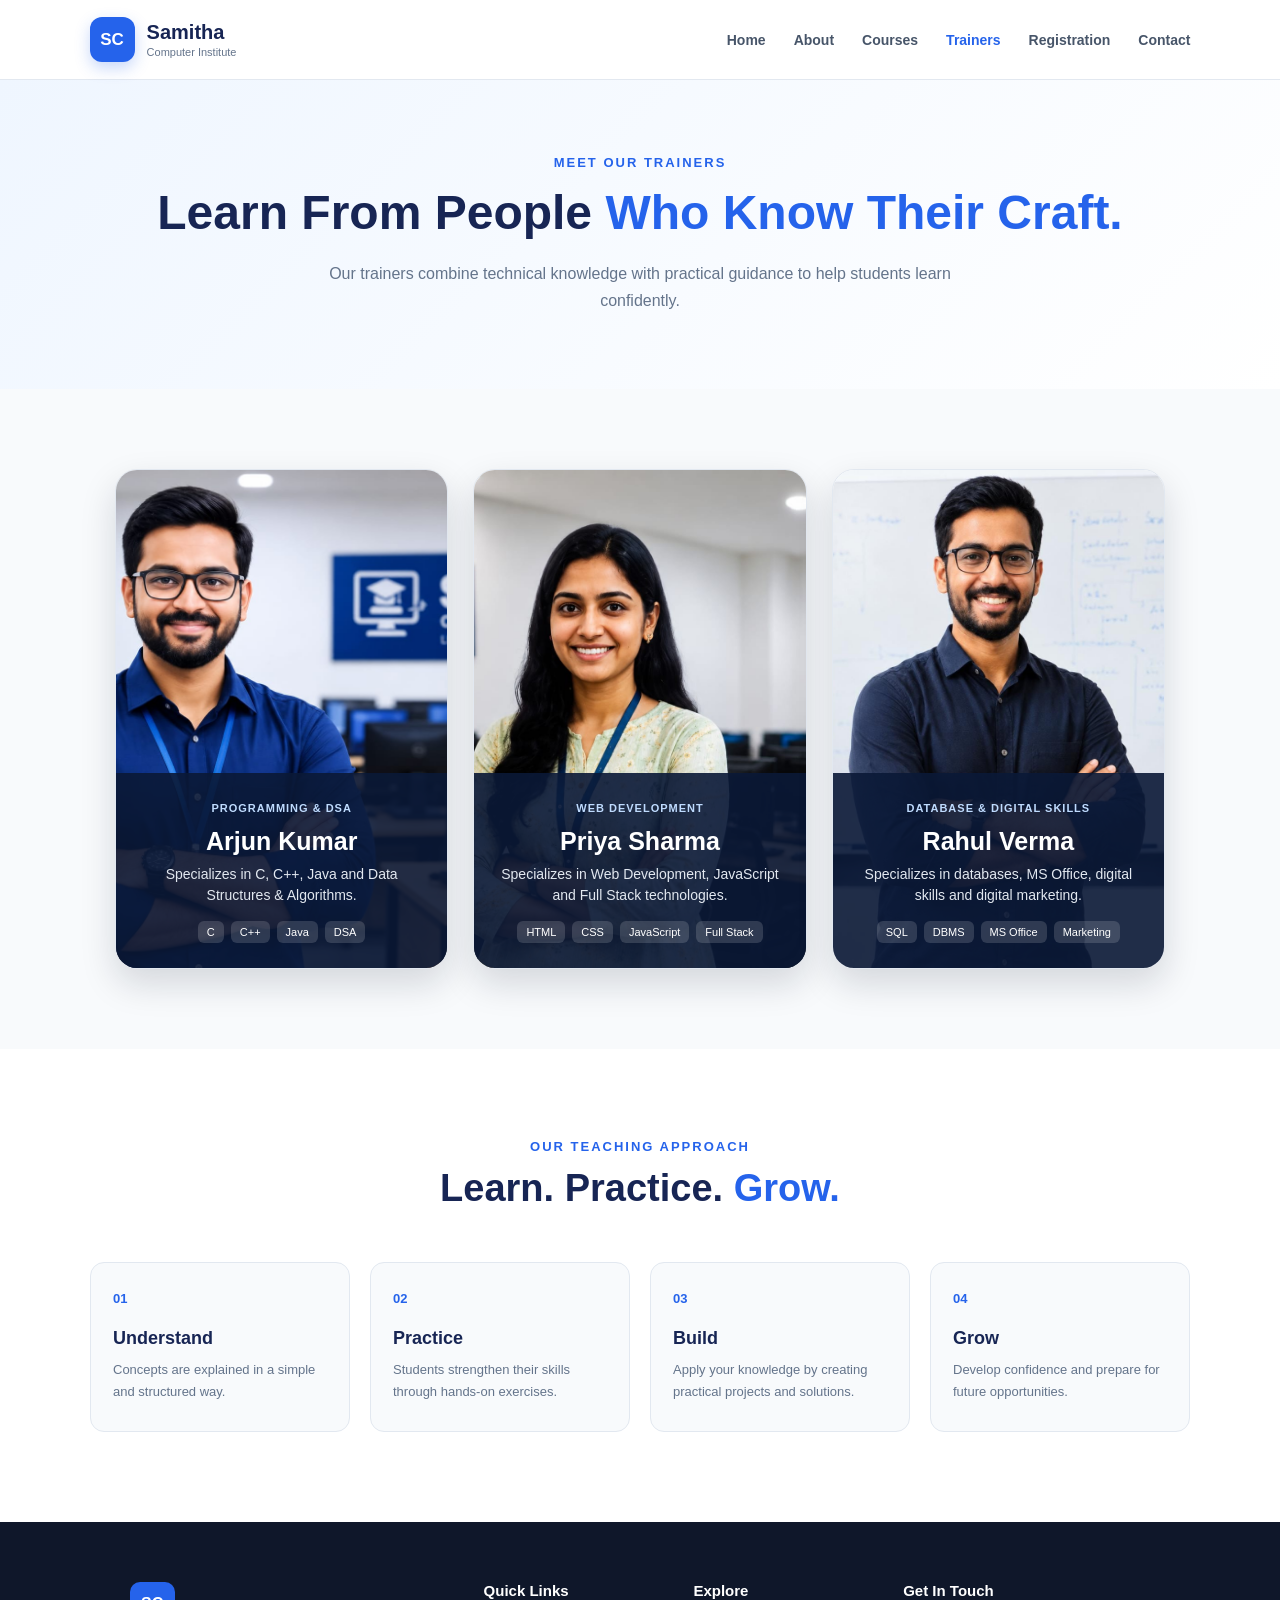
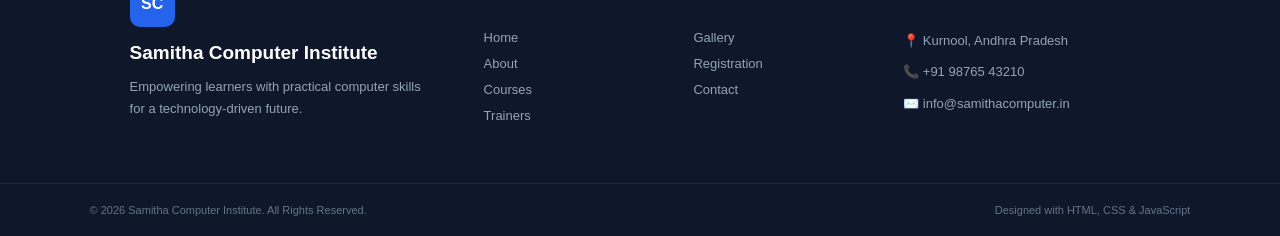
<file: Samitha computer Institute/trainers.html>
<!DOCTYPE html>
<html lang="en">

<head>

    <meta charset="UTF-8">

    <meta name="viewport" content="width=device-width, initial-scale=1.0">

    <title>Trainers | Samitha Computer Institute</title>

    <link rel="stylesheet" href="css/style.css">

</head>


<body>

    <!-- Navigation Bar -->

    <header>

        <nav class="navbar">

            <div class="logo">

                <div class="logo-icon">
                    SC
                </div>

                <div class="logo-text">
                    <h2>Samitha</h2>
                    <p>Computer Institute</p>
                </div>

            </div>


            <ul class="nav-links">

                <li>
                    <a href="index.html">Home</a>
                </li>

                <li>
                    <a href="about.html">About</a>
                </li>

                <li>
                    <a href="courses.html">Courses</a>
                </li>

                <li>
                    <a href="trainers.html" class="active">Trainers</a>
                </li>

                

                <li>
                    <a href="registration.html">Registration</a>
                </li>

                <li>
                    <a href="contact.html">Contact</a>
                </li>

            </ul>

        </nav>

    </header>


    <!-- Trainers Hero -->

    <section class="trainers-hero">

        <p>MEET OUR TRAINERS</p>

        <h1>
            Learn From People
            <span>Who Know Their Craft.</span>
        </h1>

        <p>
            Our trainers combine technical knowledge with
            practical guidance to help students learn confidently.
        </p>

    </section>


    <!-- Trainers Section -->

    <section class="trainers-section">

        <div class="trainer-grid">


            <!-- Trainer 1 -->

           <div class="trainer-card">

    <img src="images/trainer1.jpg" alt="Arjun Kumar">

    <div class="trainer-info">
        <span>PROGRAMMING & DSA</span>

        <h3>Arjun Kumar</h3>

        <p>Specializes in C, C++, Java and Data Structures & Algorithms.</p>

        <div class="trainer-skills">
            <small>C</small>
            <small>C++</small>
            <small>Java</small>
            <small>DSA</small>
        </div>
    </div>

</div>


            <!-- Trainer 2 -->

            <div class="trainer-card">

    <img src="images/trainer2.jpg" alt="Priya Sharma">

    <div class="trainer-info">
        <span>WEB DEVELOPMENT</span>

        <h3>Priya Sharma</h3>

        <p>Specializes in Web Development, JavaScript and Full Stack technologies.</p>

        <div class="trainer-skills">
            <small>HTML</small>
            <small>CSS</small>
            <small>JavaScript</small>
            <small>Full Stack</small>
        </div>
    </div>

</div>


            <!-- Trainer 3 -->

        <div class="trainer-card">

    <img src="images/trainer3.jpg" alt="Rahul Verma">

    <div class="trainer-info">
        <span>DATABASE & DIGITAL SKILLS</span>

        <h3>Rahul Verma</h3>

        <p>Specializes in databases, MS Office, digital skills and digital marketing.</p>

        <div class="trainer-skills">
            <small>SQL</small>
            <small>DBMS</small>
            <small>MS Office</small>
            <small>Marketing</small>
        </div>
    </div>

</div>    

    </section>


    <!-- Teaching Approach -->

    <section class="teaching-section">

        <div class="section-heading">

            <p>OUR TEACHING APPROACH</p>

            <h2>
                Learn. Practice.
                <span>Grow.</span>
            </h2>

        </div>


        <div class="teaching-grid">

            <div class="teaching-card">

                <div>01</div>

                <h3>Understand</h3>

                <p>
                    Concepts are explained in a simple and
                    structured way.
                </p>

            </div>


            <div class="teaching-card">

                <div>02</div>

                <h3>Practice</h3>

                <p>
                    Students strengthen their skills through
                    hands-on exercises.
                </p>

            </div>


            <div class="teaching-card">

                <div>03</div>

                <h3>Build</h3>

                <p>
                    Apply your knowledge by creating practical
                    projects and solutions.
                </p>

            </div>


            <div class="teaching-card">

                <div>04</div>

                <h3>Grow</h3>

                <p>
                    Develop confidence and prepare for
                    future opportunities.
                </p>

            </div>

        </div>

    </section>

<!-- Footer -->

<footer class="site-footer">

    <div class="footer-main">

        <!-- Brand -->

        <div class="footer-brand">

            <div class="footer-logo">
                SC
            </div>

            <h2>Samitha Computer Institute</h2>

            <p>
                Empowering learners with practical computer
                skills for a technology-driven future.
            </p>

        </div>


        <!-- Quick Links -->

        <div class="footer-links">

            <h3>Quick Links</h3>

            <a href="index.html">Home</a>

            <a href="about.html">About</a>

            <a href="courses.html">Courses</a>

            <a href="trainers.html">Trainers</a>

        </div>


        <!-- More Links -->

        <div class="footer-links">

            <h3>Explore</h3>

            <a href="gallery.html">Gallery</a>

            <a href="registration.html">Registration</a>

            <a href="contact.html">Contact</a>

        </div>


        <!-- Contact -->

        <div class="footer-contact">

            <h3>Get In Touch</h3>

            <p>📍 Kurnool, Andhra Pradesh</p>

            <p>📞 +91 98765 43210</p>

            <p>✉️ info@samithacomputer.in</p>

        </div>

    </div>


    <div class="footer-bottom">

        <p>
            © 2026 Samitha Computer Institute.
            All Rights Reserved.
        </p>

        <p>
            Designed with HTML, CSS & JavaScript
        </p>

    </div>

</footer>
    <script src="js/script.js"></script>

</body>

</html>
</file>
<file: Samitha computer Institute/css/style.css>
/* ================================
   BASIC RESET
================================ */

* {
    margin: 0;
    padding: 0;
    box-sizing: border-box;
}


/* ================================
   BODY
================================ */

body {
    font-family: Arial, sans-serif;
    background-color: #f5f9ff;
    color: #172554;
}


/* ================================
   NAVIGATION BAR
================================ */

.navbar {
    width: 100%;
    height: 80px;

    background-color: #ffffff;

    display: flex;
    align-items: center;
    justify-content: space-between;

    padding: 0 7%;

    border-bottom: 1px solid #e2e8f0;

    position: relative;
}


/* ================================
   LOGO
================================ */

.logo {
    display: flex;
    align-items: center;
    gap: 12px;
}


.logo-icon {
    width: 45px;
    height: 45px;

    background-color: #2563eb;
    color: white;

    display: flex;
    align-items: center;
    justify-content: center;

    border-radius: 12px;

    font-size: 17px;
    font-weight: bold;

    box-shadow: 0 6px 15px rgba(37, 99, 235, 0.25);
}


.logo-text h2 {
    color: #172554;
    font-size: 20px;
}


.logo-text p {
    color: #64748b;
    font-size: 11px;
    margin-top: 2px;
}


/* ================================
   NAVIGATION LINKS
================================ */

.nav-links {
    list-style: none;

    display: flex;
    align-items: center;

    gap: 28px;
}


.nav-links li a {
    text-decoration: none;

    color: #475569;

    font-size: 14px;
    font-weight: 600;

    transition: 0.3s;
}


.nav-links li a:hover {
    color: #2563eb;
}


.nav-links li a.active {
    color: #2563eb;
}
/* ================================
   HERO SECTION
================================ */

.hero {
    min-height: 560px;

    display: flex;
    align-items: center;
    justify-content: space-between;

    gap: 60px;

    padding: 80px 7%;

    background: linear-gradient(
        135deg,
        #eff6ff,
        #ffffff
    );

    position: relative;
    overflow: hidden;
}


/* Decorative blue circle */

.hero::before {
    content: "";

    position: absolute;

    width: 350px;
    height: 350px;

    background: #dbeafe;

    border-radius: 50%;

    top: -150px;
    right: -100px;

    z-index: 0;
}


/* ================================
   HERO CONTENT
================================ */

.hero-content {
    max-width: 600px;

    position: relative;
    z-index: 1;
}


.hero-label {
    color: #2563eb;

    font-size: 13px;

    font-weight: bold;

    letter-spacing: 2px;

    margin-bottom: 18px;
}


.hero h1 {
    font-size: 62px;

    line-height: 1.08;

    color: #172554;

    margin-bottom: 22px;
}


.hero h1 span {
    color: #2563eb;
}


.hero-description {
    font-size: 17px;

    line-height: 1.7;

    color: #64748b;

    max-width: 550px;

    margin-bottom: 32px;
}


/* ================================
   HERO BUTTONS
================================ */

.hero-buttons {
    display: flex;

    gap: 15px;
}


.btn {
    display: inline-block;

    text-decoration: none;

    padding: 14px 25px;

    border-radius: 8px;

    font-size: 14px;

    font-weight: bold;

    transition: 0.3s;
}


.primary-btn {
    background-color: #2563eb;

    color: white;

    box-shadow: 0 8px 20px rgba(37, 99, 235, 0.25);
}


.primary-btn:hover {
    background-color: #1d4ed8;

    transform: translateY(-3px);
}


.secondary-btn {
    background-color: white;

    color: #2563eb;

    border: 1px solid #bfdbfe;
}


.secondary-btn:hover {
    background-color: #eff6ff;

    transform: translateY(-3px);
}


/* ================================
   CODE WINDOW
================================ */

.code-window {
    width: 480px;

    background-color: #0f172a;

    border-radius: 16px;

    overflow: hidden;

    box-shadow:
        0 25px 50px rgba(15, 23, 42, 0.25);

    position: relative;

    z-index: 1;
}


/* Code window top */

.window-header {
    height: 50px;

    background-color: #1e293b;

    display: flex;

    align-items: center;

    gap: 15px;

    padding: 0 18px;
}


.window-header p {
    color: #94a3b8;

    font-size: 12px;
}


/* Three dots */

.window-dots {
    display: flex;

    gap: 6px;
}


.window-dots span {
    width: 10px;

    height: 10px;

    border-radius: 50%;

    background-color: #64748b;
}


/* Code area */

.code-body {
    padding: 30px;

    min-height: 280px;

    font-family: "Courier New", monospace;

    font-size: 15px;

    line-height: 2;

    color: #e2e8f0;
}


.code-body p {
    margin: 0;
}


.code-blue {
    color: #60a5fa;
}


.code-green {
    color: #86efac;
}


.code-yellow {
    color: #facc15;
}


.code-indent {
    padding-left: 25px;
}


.code-comment {
    color: #64748b;

    margin-top: 15px !important;
}
/* ================================
   WHY CHOOSE US
================================ */

.why-us {
    padding: 90px 7%;
    background-color: #ffffff;
}


/* Section Heading */

.section-heading {
    max-width: 700px;
    margin: 0 auto 50px;
    text-align: center;
}


.section-heading > p:first-child {
    color: #2563eb;
    font-size: 13px;
    font-weight: bold;
    letter-spacing: 2px;
    margin-bottom: 12px;
}


.section-heading h2 {
    font-size: 38px;
    line-height: 1.2;
    color: #172554;
    margin-bottom: 15px;
}


.section-heading h2 span {
    color: #2563eb;
}


.section-heading > p:last-child {
    color: #64748b;
    font-size: 15px;
    line-height: 1.7;
}


/* Feature Cards */

.features {
    display: grid;

    grid-template-columns: repeat(4, 1fr);

    gap: 22px;

    max-width: 1200px;

    margin: auto;
}


.feature-card {
    padding: 30px 24px;

    background-color: #f8fafc;

    border: 1px solid #e2e8f0;

    border-radius: 16px;

    text-align: center;

    transition: 0.3s;

    position: relative;

    overflow: hidden;
}


/* Blue line at top */

.feature-card::before {
    content: "";

    position: absolute;

    top: 0;
    left: 0;

    width: 100%;
    height: 4px;

    background-color: #2563eb;

    transform: scaleX(0);

    transform-origin: left;

    transition: 0.3s;
}


.feature-card:hover::before {
    transform: scaleX(1);
}


.feature-card:hover {
    transform: translateY(-8px);

    background-color: #ffffff;

    box-shadow: 0 15px 35px rgba(15, 23, 42, 0.10);
}


/* Feature Icon */

.feature-icon {
    width: 60px;
    height: 60px;

    margin: 0 auto 20px;

    background-color: #dbeafe;

    border-radius: 14px;

    display: flex;
    align-items: center;
    justify-content: center;

    font-size: 27px;

    transition: 0.3s;
}


.feature-card:hover .feature-icon {
    background-color: #2563eb;

    transform: scale(1.08);
}


/* Feature Title */

.feature-card h3 {
    color: #172554;

    font-size: 18px;

    margin-bottom: 12px;
}


/* Feature Description */

.feature-card p {
    color: #64748b;

    font-size: 14px;

    line-height: 1.7;
}
/* ================================
   POPULAR COURSES
================================ */

.popular-courses {
    padding: 90px 7%;
    background-color: #f5f9ff;
}


/* Course Grid */

.course-grid {
    max-width: 1200px;
    margin: auto;

    display: grid;
    grid-template-columns: repeat(3, 1fr);

    gap: 24px;
}


/* Course Card */

.course-card {
    background-color: #ffffff;

    border: 1px solid #e2e8f0;

    border-radius: 16px;

    padding: 25px;

    display: flex;
    gap: 18px;

    transition: 0.3s;

    position: relative;
}


.course-card:hover {
    transform: translateY(-7px);

    border-color: #bfdbfe;

    box-shadow: 0 18px 35px rgba(15, 23, 42, 0.10);
}


/* Course Icon */

.course-icon {
    min-width: 55px;
    height: 55px;

    background-color: #dbeafe;

    color: #2563eb;

    border-radius: 13px;

    display: flex;
    align-items: center;
    justify-content: center;

    font-size: 17px;
    font-weight: bold;

    transition: 0.3s;
}


.course-card:hover .course-icon {
    background-color: #2563eb;

    color: #ffffff;

    transform: rotate(-5deg);
}


/* Course Content */

.course-content {
    flex: 1;
}


.course-level {
    display: inline-block;

    color: #2563eb;

    background-color: #eff6ff;

    font-size: 10px;

    font-weight: bold;

    letter-spacing: 1px;

    padding: 5px 8px;

    border-radius: 5px;

    margin-bottom: 10px;
}


.course-content h3 {
    color: #172554;

    font-size: 18px;

    margin-bottom: 9px;
}


.course-content p {
    color: #64748b;

    font-size: 13px;

    line-height: 1.6;

    margin-bottom: 14px;
}


.course-content a {
    color: #2563eb;

    text-decoration: none;

    font-size: 13px;

    font-weight: bold;

    transition: 0.3s;
}


.course-content a:hover {
    color: #1d4ed8;

    padding-left: 4px;
}


/* View All Button */

.courses-button {
    text-align: center;

    margin-top: 45px;
}
/* ================================
   ABOUT HERO
================================ */

.about-hero {
    min-height: 330px;

    display: flex;
    align-items: center;

    padding: 70px 7%;

    background: linear-gradient(
        135deg,
        #eff6ff,
        #ffffff
    );

    position: relative;

    overflow: hidden;
}


.about-hero::after {
    content: "";

    position: absolute;

    width: 300px;
    height: 300px;

    border: 55px solid #dbeafe;

    border-radius: 50%;

    right: -120px;
    top: -100px;

    opacity: 0.7;
}


.about-hero div {
    max-width: 750px;

    position: relative;

    z-index: 1;
}


.about-hero div > p:first-child {
    color: #2563eb;

    font-size: 13px;

    font-weight: bold;

    letter-spacing: 2px;

    margin-bottom: 15px;
}


.about-hero h1 {
    color: #172554;

    font-size: 48px;

    line-height: 1.15;

    margin-bottom: 18px;
}


.about-hero h1 span {
    color: #2563eb;
}


.about-hero div > p:last-child {
    color: #64748b;

    font-size: 16px;

    line-height: 1.7;

    max-width: 650px;
}


/* ================================
   WHO WE ARE
================================ */

.about-section {
    padding: 90px 7%;

    display: grid;

    grid-template-columns: 1.5fr 1fr;

    gap: 70px;

    align-items: center;

    background-color: #ffffff;
}


.about-text {
    max-width: 700px;
}


.about-label {
    color: #2563eb;

    font-size: 13px;

    font-weight: bold;

    letter-spacing: 2px;

    margin-bottom: 12px;
}


.about-text h2 {
    color: #172554;

    font-size: 38px;

    line-height: 1.2;

    margin-bottom: 20px;
}


.about-text h2 span {
    color: #2563eb;
}


.about-text p:not(.about-label) {
    color: #64748b;

    font-size: 15px;

    line-height: 1.8;

    margin-bottom: 16px;
}


/* About Highlight */

.about-highlight {
    background-color: #172554;

    color: white;

    padding: 40px;

    border-radius: 20px;

    box-shadow: 0 20px 40px rgba(15, 23, 42, 0.15);

    position: relative;

    overflow: hidden;
}


.about-highlight::after {
    content: "";

    position: absolute;

    width: 150px;
    height: 150px;

    border: 30px solid #2563eb;

    border-radius: 50%;

    right: -70px;
    bottom: -70px;

    opacity: 0.5;
}


.highlight-number {
    color: #60a5fa;

    font-size: 14px;

    font-weight: bold;

    letter-spacing: 2px;

    margin-bottom: 35px;
}


.about-highlight h3 {
    font-size: 27px;

    margin-bottom: 15px;

    position: relative;

    z-index: 1;
}


.about-highlight p {
    color: #cbd5e1;

    font-size: 14px;

    line-height: 1.8;

    position: relative;

    z-index: 1;
}


/* ================================
   MISSION & VISION
================================ */

.mission-section {
    padding: 80px 7%;

    background-color: #f5f9ff;

    display: grid;

    grid-template-columns: repeat(2, 1fr);

    gap: 25px;
}


.mission-card {
    background-color: #ffffff;

    border: 1px solid #e2e8f0;

    border-radius: 18px;

    padding: 35px;

    transition: 0.3s;
}


.mission-card:hover {
    transform: translateY(-6px);

    box-shadow: 0 15px 30px rgba(15, 23, 42, 0.08);
}


.mission-icon {
    width: 55px;
    height: 55px;

    background-color: #dbeafe;

    border-radius: 13px;

    display: flex;
    align-items: center;
    justify-content: center;

    font-size: 25px;

    margin-bottom: 20px;
}


.mission-card h2 {
    color: #172554;

    font-size: 22px;

    margin-bottom: 12px;
}


.mission-card p {
    color: #64748b;

    font-size: 14px;

    line-height: 1.8;
}


/* ================================
   ABOUT VALUES
================================ */

.about-values {
    padding: 90px 7%;

    background-color: #ffffff;
}


.values-grid {
    max-width: 1200px;

    margin: auto;

    display: grid;

    grid-template-columns: repeat(4, 1fr);

    gap: 22px;
}


.value-card {
    padding: 28px 24px;

    border-left: 3px solid #2563eb;

    background-color: #f8fafc;

    border-radius: 0 12px 12px 0;

    transition: 0.3s;
}


.value-card:hover {
    transform: translateY(-6px);

    background-color: #eff6ff;
}


.value-card h3 {
    color: #2563eb;

    font-size: 14px;

    margin-bottom: 22px;
}


.value-card h4 {
    color: #172554;

    font-size: 17px;

    margin-bottom: 10px;
}


.value-card p {
    color: #64748b;

    font-size: 13px;

    line-height: 1.7;
}
/* ================================
   COURSES PAGE
================================ */

.courses-hero {
    padding: 75px 7%;
    text-align: center;

    background: linear-gradient(
        135deg,
        #eff6ff,
        #ffffff
    );
}


.courses-hero > p:first-child {
    color: #2563eb;
    font-size: 13px;
    font-weight: bold;
    letter-spacing: 2px;
    margin-bottom: 14px;
}


.courses-hero h1 {
    color: #172554;
    font-size: 48px;
    line-height: 1.2;
    margin-bottom: 18px;
}


.courses-hero h1 span {
    color: #2563eb;
}


.courses-hero > p:last-child {
    color: #64748b;
    font-size: 16px;
    line-height: 1.7;
    max-width: 650px;
    margin: auto;
}


/* Course Section */

.course-section {
    padding: 70px 7%;
    background-color: #f8fafc;
}


/* Filter Buttons */

.course-filter {
    display: flex;
    justify-content: center;
    gap: 12px;
    margin-bottom: 45px;
    flex-wrap: wrap;
}


.filter-btn {
    border: 1px solid #dbeafe;

    background-color: #ffffff;

    color: #475569;

    padding: 11px 20px;

    border-radius: 8px;

    font-size: 13px;

    font-weight: bold;

    cursor: pointer;

    transition: 0.3s;
}


.filter-btn:hover {
    color: #2563eb;
    border-color: #93c5fd;
}


.filter-btn.active {
    background-color: #2563eb;
    color: #ffffff;
    border-color: #2563eb;
}


/* All Courses */

.all-courses {
    max-width: 1100px;
    margin: auto;

    display: grid;

    grid-template-columns: repeat(2, 1fr);

    gap: 20px;
}


/* Full Course Card */

.full-course-card {
    background-color: #ffffff;

    border: 1px solid #e2e8f0;

    border-radius: 16px;

    padding: 28px;

    display: flex;

    gap: 22px;

    transition: 0.3s;
}


.full-course-card:hover {
    transform: translateY(-5px);

    border-color: #bfdbfe;

    box-shadow: 0 15px 30px rgba(15, 23, 42, 0.08);
}


/* Course Number */

.full-course-number {
    min-width: 52px;
    height: 52px;

    background-color: #172554;

    color: #ffffff;

    border-radius: 12px;

    display: flex;
    align-items: center;
    justify-content: center;

    font-size: 14px;
    font-weight: bold;
}


/* Course Information */

.full-course-info {
    flex: 1;
}


.full-course-info .course-level {
    margin-bottom: 8px;
}


.full-course-info h2 {
    color: #172554;

    font-size: 20px;

    margin-bottom: 10px;
}


.full-course-info p {
    color: #64748b;

    font-size: 13px;

    line-height: 1.7;

    margin-bottom: 18px;
}


/* Course Details */

.course-details {
    display: flex;

    gap: 18px;

    flex-wrap: wrap;
}


.course-details span {
    color: #64748b;

    font-size: 12px;

    background-color: #f8fafc;

    padding: 7px 10px;

    border-radius: 6px;
}
/* ================================
   TRAINERS PAGE
================================ */

.trainers-hero {
    padding: 75px 7%;
    text-align: center;

    background: linear-gradient(
        135deg,
        #eff6ff,
        #ffffff
    );
}


.trainers-hero > p:first-child {
    color: #2563eb;

    font-size: 13px;

    font-weight: bold;

    letter-spacing: 2px;

    margin-bottom: 14px;
}


.trainers-hero h1 {
    color: #172554;

    font-size: 48px;

    line-height: 1.2;

    margin-bottom: 18px;
}


.trainers-hero h1 span {
    color: #2563eb;
}


.trainers-hero > p:last-child {
    color: #64748b;

    font-size: 16px;

    line-height: 1.7;

    max-width: 650px;

    margin: auto;
}


/* ================================
   TRAINER CARDS
================================ */

.trainers-section {
    padding: 80px 7%;

    background-color: #f8fafc;
}


.trainer-grid {
    max-width: 1050px;

    margin: auto;

    display: grid;

    grid-template-columns: repeat(3, 1fr);

    gap: 25px;
}


.trainer-card {
    background-color: #ffffff;

    border: 1px solid #e2e8f0;

    border-radius: 18px;

    padding: 35px 25px;

    text-align: center;

    transition: 0.3s;

    position: relative;

    overflow: hidden;
}


.trainer-card::before {
    content: "";

    position: absolute;

    top: 0;
    left: 0;

    width: 100%;
    height: 4px;

    background-color: #2563eb;

    transform: scaleX(0);

    transform-origin: center;

    transition: 0.3s;
}


.trainer-card:hover::before {
    transform: scaleX(1);
}


.trainer-card:hover {
    transform: translateY(-8px);

    border-color: #bfdbfe;

    box-shadow: 0 18px 35px rgba(15, 23, 42, 0.10);
}


/* ================================
   TRAINER AVATAR
================================ */

.trainer-avatar {
    width: 95px;
    height: 95px;

    margin: 0 auto 22px;

    border-radius: 50%;

    background: linear-gradient(
        135deg,
        #2563eb,
        #172554
    );

    color: #ffffff;

    display: flex;

    align-items: center;

    justify-content: center;

    font-size: 28px;

    font-weight: bold;

    border: 5px solid #dbeafe;

    transition: 0.3s;
}


.trainer-card:hover .trainer-avatar {
    transform: scale(1.08);

    border-color: #93c5fd;
}


/* ================================
   TRAINER INFORMATION
================================ */

.trainer-role {
    display: inline-block;

    color: #2563eb;

    background-color: #eff6ff;

    padding: 6px 10px;

    border-radius: 5px;

    font-size: 9px;

    font-weight: bold;

    letter-spacing: 1px;

    margin-bottom: 12px;
}


.trainer-card h2 {
    color: #172554;

    font-size: 21px;

    margin-bottom: 10px;
}


.trainer-card > p {
    color: #64748b;

    font-size: 13px;

    line-height: 1.7;

    margin-bottom: 20px;
}


/* ================================
   TRAINER SKILLS
================================ */

.trainer-skills {
    display: flex;

    justify-content: center;

    flex-wrap: wrap;

    gap: 7px;
}


.trainer-skills span {
    color: #475569;

    background-color: #f1f5f9;

    padding: 6px 9px;

    border-radius: 5px;

    font-size: 11px;
}


/* Featured Trainer */

.featured-trainer {
    border: 2px solid #bfdbfe;

    transform: translateY(-8px);
}


.featured-trainer::after {
    content: "FEATURED";

    position: absolute;

    top: 15px;
    right: 15px;

    background-color: #2563eb;

    color: #ffffff;

    padding: 5px 8px;

    border-radius: 4px;

    font-size: 8px;

    font-weight: bold;

    letter-spacing: 1px;
}


/* ================================
   TEACHING APPROACH
================================ */

.teaching-section {
    padding: 90px 7%;

    background-color: #ffffff;
}


.teaching-grid {
    max-width: 1100px;

    margin: auto;

    display: grid;

    grid-template-columns: repeat(4, 1fr);

    gap: 20px;
}


.teaching-card {
    padding: 28px 22px;

    background-color: #f8fafc;

    border-radius: 14px;

    border: 1px solid #e2e8f0;

    transition: 0.3s;
}


.teaching-card:hover {
    transform: translateY(-6px);

    background-color: #eff6ff;

    border-color: #bfdbfe;
}


.teaching-card > div {
    color: #2563eb;

    font-size: 13px;

    font-weight: bold;

    margin-bottom: 22px;
}


.teaching-card h3 {
    color: #172554;

    font-size: 18px;

    margin-bottom: 10px;
}


.teaching-card p {
    color: #64748b;

    font-size: 13px;

    line-height: 1.7;
}
/* ================================
   GALLERY PAGE
================================ */

.gallery-hero {
    padding: 75px 7%;
    text-align: center;

    background: linear-gradient(
        135deg,
        #eff6ff,
        #ffffff
    );
}


.gallery-hero > p:first-child {
    color: #2563eb;

    font-size: 13px;

    font-weight: bold;

    letter-spacing: 2px;

    margin-bottom: 14px;
}


.gallery-hero h1 {
    color: #172554;

    font-size: 48px;

    line-height: 1.2;

    margin-bottom: 18px;
}


.gallery-hero h1 span {
    color: #2563eb;
}


.gallery-hero > p:last-child {
    color: #64748b;

    font-size: 16px;

    line-height: 1.7;

    max-width: 650px;

    margin: auto;
}


/* ================================
   GALLERY GRID
================================ */

.gallery-section {
    padding: 80px 7%;

    background-color: #f8fafc;
}


.gallery-grid {
    max-width: 1100px;

    margin: auto;

    display: grid;

    grid-template-columns: repeat(3, 1fr);

    grid-auto-rows: 230px;

    gap: 18px;
}


.gallery-item {
    border-radius: 18px;

    overflow: hidden;

    background-color: #ffffff;

    border: 1px solid #e2e8f0;

    transition: 0.35s;
}


.gallery-item.large {
    grid-column: span 2;
}


.gallery-item:hover {
    transform: translateY(-6px);

    box-shadow: 0 18px 35px rgba(15, 23, 42, 0.12);

    border-color: #bfdbfe;
}


/* ================================
   GALLERY PLACEHOLDER
================================ */

.gallery-placeholder {
    width: 100%;
    height: 100%;

    display: flex;

    flex-direction: column;

    align-items: center;

    justify-content: center;

    text-align: center;

    background: linear-gradient(
        135deg,
        #dbeafe,
        #eff6ff
    );

    transition: 0.35s;
}


.gallery-item:hover .gallery-placeholder {
    background: linear-gradient(
        135deg,
        #bfdbfe,
        #dbeafe
    );
}


.gallery-placeholder span {
    font-size: 42px;

    margin-bottom: 12px;

    transition: 0.3s;
}


.gallery-item:hover .gallery-placeholder span {
    transform: scale(1.15);
}


.gallery-placeholder h3 {
    color: #172554;

    font-size: 18px;

    margin-bottom: 6px;
}


.gallery-placeholder p {
    color: #64748b;

    font-size: 12px;
}


/* ================================
   GALLERY MESSAGE
================================ */

.gallery-message {
    padding: 70px 7%;

    background-color: #172554;

    text-align: center;
}


.gallery-message p {
    color: #60a5fa;

    font-size: 12px;

    font-weight: bold;

    letter-spacing: 2px;

    margin-bottom: 12px;
}


.gallery-message h2 {
    color: #ffffff;

    font-size: 32px;

    line-height: 1.3;
}


.gallery-message h2 span {
    color: #60a5fa;
}
/* ================================
   REGISTRATION PAGE
================================ */

.registration-hero {
    padding: 75px 7%;
    text-align: center;

    background: linear-gradient(
        135deg,
        #eff6ff,
        #ffffff
    );
}


.registration-hero > p:first-child {
    color: #2563eb;

    font-size: 13px;

    font-weight: bold;

    letter-spacing: 2px;

    margin-bottom: 14px;
}


.registration-hero h1 {
    color: #172554;

    font-size: 48px;

    line-height: 1.2;

    margin-bottom: 18px;
}


.registration-hero h1 span {
    color: #2563eb;
}


.registration-hero > p:last-child {
    color: #64748b;

    font-size: 16px;

    line-height: 1.7;

    max-width: 650px;

    margin: auto;
}


/* ================================
   REGISTRATION SECTION
================================ */

.registration-section {
    padding: 80px 7%;

    background-color: #f8fafc;

    display: grid;

    grid-template-columns: 0.85fr 1.15fr;

    gap: 70px;

    align-items: start;
}


/* Information Side */

.registration-info {
    padding-top: 25px;
}


.registration-label {
    color: #2563eb;

    font-size: 13px;

    font-weight: bold;

    letter-spacing: 2px;

    margin-bottom: 14px;
}


.registration-info h2 {
    color: #172554;

    font-size: 36px;

    line-height: 1.25;

    margin-bottom: 20px;
}


.registration-info h2 span {
    color: #2563eb;
}


.registration-info > p:not(.registration-label) {
    color: #64748b;

    font-size: 14px;

    line-height: 1.8;

    max-width: 480px;

    margin-bottom: 30px;
}


/* Registration Points */

.registration-points {
    display: flex;

    flex-direction: column;

    gap: 15px;
}


.registration-points div {
    color: #475569;

    font-size: 14px;

    display: flex;

    align-items: center;

    gap: 12px;
}


.registration-points span {
    width: 25px;
    height: 25px;

    background-color: #dbeafe;

    color: #2563eb;

    border-radius: 50%;

    display: flex;

    align-items: center;

    justify-content: center;

    font-weight: bold;
}


/* ================================
   REGISTRATION FORM
================================ */

.registration-form-container {
    background-color: #ffffff;

    padding: 38px;

    border-radius: 18px;

    border: 1px solid #e2e8f0;

    box-shadow: 0 15px 35px rgba(15, 23, 42, 0.06);
}


#registrationForm {
    display: flex;

    flex-direction: column;

    gap: 18px;
}


.form-group {
    display: flex;

    flex-direction: column;

    gap: 7px;
}


.form-group label {
    color: #172554;

    font-size: 13px;

    font-weight: 600;
}


.form-group input,
.form-group select,
.form-group textarea {
    width: 100%;

    padding: 12px 14px;

    border: 1px solid #cbd5e1;

    border-radius: 8px;

    background-color: #ffffff;

    color: #334155;

    font-family: inherit;

    font-size: 13px;

    outline: none;

    transition: 0.3s;

    box-sizing: border-box;
}


.form-group input:focus,
.form-group select:focus,
.form-group textarea:focus {
    border-color: #2563eb;

    box-shadow: 0 0 0 3px #dbeafe;
}


.form-group textarea {
    resize: vertical;

    min-height: 100px;
}


/* Two-column form row */

.form-row {
    display: grid;

    grid-template-columns: 1fr 1fr;

    gap: 18px;
}


/* Submit Button */

.registration-btn {
    margin-top: 5px;

    padding: 14px 20px;

    border: none;

    border-radius: 8px;

    background-color: #2563eb;

    color: #ffffff;

    font-size: 13px;

    font-weight: bold;

    cursor: pointer;

    transition: 0.3s;
}


.registration-btn:hover {
    background-color: #1d4ed8;

    transform: translateY(-2px);

    box-shadow: 0 8px 18px rgba(37, 99, 235, 0.25);
}


/* Success Message */

.registration-message {
    text-align: center;

    font-size: 13px;

    font-weight: 600;

    margin-top: 5px;

    min-height: 18px;
}
/* ================================
   CONTACT PAGE
================================ */

.contact-hero {
    padding: 75px 7%;
    text-align: center;

    background: linear-gradient(
        135deg,
        #eff6ff,
        #ffffff
    );
}


.contact-hero > p:first-child {
    color: #2563eb;

    font-size: 13px;

    font-weight: bold;

    letter-spacing: 2px;

    margin-bottom: 14px;
}


.contact-hero h1 {
    color: #172554;

    font-size: 48px;

    line-height: 1.2;

    margin-bottom: 18px;
}


.contact-hero h1 span {
    color: #2563eb;
}


.contact-hero > p:last-child {
    color: #64748b;

    font-size: 16px;

    line-height: 1.7;

    max-width: 650px;

    margin: auto;
}


/* ================================
   CONTACT SECTION
================================ */

.contact-section {
    padding: 80px 7%;

    background-color: #f8fafc;

    display: grid;

    grid-template-columns: 0.9fr 1.1fr;

    gap: 70px;

    align-items: start;
}


/* Contact Information */

.contact-info {
    padding-top: 10px;
}


.contact-label {
    color: #2563eb;

    font-size: 13px;

    font-weight: bold;

    letter-spacing: 2px;

    margin-bottom: 14px;
}


.contact-info h2 {
    color: #172554;

    font-size: 36px;

    line-height: 1.25;

    margin-bottom: 18px;
}


.contact-info h2 span {
    color: #2563eb;
}


.contact-description {
    color: #64748b;

    font-size: 14px;

    line-height: 1.8;

    max-width: 470px;

    margin-bottom: 32px;
}


/* Contact Items */

.contact-item {
    display: flex;

    align-items: flex-start;

    gap: 15px;

    margin-bottom: 23px;
}


.contact-icon {
    min-width: 45px;
    height: 45px;

    background-color: #dbeafe;

    border-radius: 10px;

    display: flex;

    align-items: center;

    justify-content: center;

    font-size: 19px;
}


.contact-item h3 {
    color: #172554;

    font-size: 15px;

    margin-bottom: 5px;
}


.contact-item p {
    color: #64748b;

    font-size: 13px;

    line-height: 1.6;
}


/* ================================
   CONTACT FORM
================================ */

.contact-form-container {
    background-color: #ffffff;

    padding: 38px;

    border-radius: 18px;

    border: 1px solid #e2e8f0;

    box-shadow: 0 15px 35px rgba(15, 23, 42, 0.06);
}


.contact-form-container h2 {
    color: #172554;

    font-size: 25px;

    margin-bottom: 7px;
}


.contact-form-container > p {
    color: #64748b;

    font-size: 13px;

    margin-bottom: 25px;
}


#contactForm {
    display: flex;

    flex-direction: column;

    gap: 17px;
}


/* Contact Button */

.contact-btn {
    margin-top: 4px;

    padding: 14px 20px;

    border: none;

    border-radius: 8px;

    background-color: #2563eb;

    color: #ffffff;

    font-size: 13px;

    font-weight: bold;

    cursor: pointer;

    transition: 0.3s;
}


.contact-btn:hover {
    background-color: #1d4ed8;

    transform: translateY(-2px);

    box-shadow: 0 8px 18px rgba(37, 99, 235, 0.25);
}


.contact-message-status {
    text-align: center;

    min-height: 18px;

    font-size: 13px;

    font-weight: 600;
}


/* ================================
   LOCATION SECTION
================================ */

.location-section {
    padding: 75px 7%;

    background-color: #ffffff;
}


.location-box {
    max-width: 1050px;

    margin: auto;

    padding: 45px;

    border-radius: 20px;

    background-color: #172554;

    text-align: center;

    position: relative;

    overflow: hidden;
}


.location-box::before {
    content: "";

    position: absolute;

    width: 220px;
    height: 220px;

    border: 45px solid #2563eb;

    border-radius: 50%;

    left: -100px;
    bottom: -120px;

    opacity: 0.4;
}


.location-box::after {
    content: "";

    position: absolute;

    width: 180px;
    height: 180px;

    border: 35px solid #1e40af;

    border-radius: 50%;

    right: -80px;
    top: -100px;

    opacity: 0.5;
}


.location-icon {
    font-size: 30px;

    margin-bottom: 12px;

    position: relative;

    z-index: 1;
}


.location-box h2 {
    color: #ffffff;

    font-size: 27px;

    margin-bottom: 10px;

    position: relative;

    z-index: 1;
}


.location-box > p {
    color: #cbd5e1;

    font-size: 14px;

    line-height: 1.7;

    max-width: 550px;

    margin: auto auto 25px;

    position: relative;

    z-index: 1;
}


.location-placeholder {
    display: inline-block;

    padding: 9px 15px;

    border: 1px solid #60a5fa;

    border-radius: 6px;

    color: #bfdbfe;

    font-size: 11px;

    font-weight: bold;

    letter-spacing: 1px;

    position: relative;

    z-index: 1;
}
/* ================================
   FOOTER
================================ */

.site-footer {
    background-color: #0f172a;

    color: #ffffff;
}


/* Footer Main */

.footer-main {
    max-width: 1200px;

    margin: auto;

    padding: 60px 7%;

    display: grid;

    grid-template-columns: 1.5fr 0.8fr 0.8fr 1.2fr;

    gap: 45px;
}


/* Footer Brand */

.footer-logo {
    width: 45px;
    height: 45px;

    background-color: #2563eb;

    border-radius: 10px;

    display: flex;

    align-items: center;

    justify-content: center;

    font-size: 16px;

    font-weight: bold;

    margin-bottom: 15px;
}


.footer-brand h2 {
    font-size: 19px;

    margin-bottom: 12px;
}


.footer-brand p {
    color: #94a3b8;

    font-size: 13px;

    line-height: 1.7;

    max-width: 300px;
}


/* Footer Headings */

.footer-links h3,
.footer-contact h3 {
    font-size: 15px;

    margin-bottom: 20px;
}


/* Footer Links */

.footer-links {
    display: flex;

    flex-direction: column;

    gap: 11px;
}


.footer-links a {
    color: #94a3b8;

    text-decoration: none;

    font-size: 13px;

    transition: 0.3s;
}


.footer-links a:hover {
    color: #60a5fa;

    padding-left: 4px;
}


/* Footer Contact */

.footer-contact {
    display: flex;

    flex-direction: column;

    gap: 12px;
}


.footer-contact p {
    color: #94a3b8;

    font-size: 13px;

    line-height: 1.5;
}


/* Footer Bottom */

.footer-bottom {
    border-top: 1px solid #1e293b;

    padding: 20px 7%;

    display: flex;

    justify-content: space-between;

    gap: 20px;

    flex-wrap: wrap;
}


.footer-bottom p {
    color: #64748b;

    font-size: 11px;
}
/* =================================
   RESPONSIVE DESIGN
   TABLETS AND SMALL LAPTOPS
================================= */

@media (max-width: 900px) {

    /* Navigation */

    .navbar {
        padding: 15px 5%;
    }

    .nav-links {
        gap: 14px;
    }

    .nav-links a {
        font-size: 12px;
    }


    /* Hero headings */

    .hero h1,
    .about-hero h1,
    .courses-hero h1,
    .trainers-hero h1,
    .gallery-hero h1,
    .registration-hero h1,
    .contact-hero h1 {
        font-size: 40px;
    }


    /* General grids */

    .trainer-grid {
        grid-template-columns: repeat(2, 1fr);
    }

    .teaching-grid {
        grid-template-columns: repeat(2, 1fr);
    }

    .gallery-grid {
        grid-template-columns: repeat(2, 1fr);
    }


    /* Registration */

    .registration-section {
        grid-template-columns: 1fr;

        gap: 40px;
    }


    /* Contact */

    .contact-section {
        grid-template-columns: 1fr;

        gap: 40px;
    }


    /* Footer */

    .footer-main {
        grid-template-columns: repeat(2, 1fr);

        gap: 35px;
    }

}


/* =================================
   MOBILE PHONES
================================= */

@media (max-width: 600px) {

    /* Navigation */

    .navbar {
        flex-direction: column;

        gap: 18px;

        padding: 18px 5%;
    }


    .nav-links {
        width: 100%;

        justify-content: center;

        flex-wrap: wrap;

        gap: 10px 14px;
    }


    .nav-links a {
        font-size: 11px;
    }


    /* Hero sections */

    .hero,
    .about-hero,
    .courses-hero,
    .trainers-hero,
    .gallery-hero,
    .registration-hero,
    .contact-hero {
        padding: 55px 6%;
    }


    .hero h1,
    .about-hero h1,
    .courses-hero h1,
    .trainers-hero h1,
    .gallery-hero h1,
    .registration-hero h1,
    .contact-hero h1 {
        font-size: 32px;
    }


    .hero p,
    .about-hero > p:last-child,
    .courses-hero > p:last-child,
    .trainers-hero > p:last-child,
    .gallery-hero > p:last-child,
    .registration-hero > p:last-child,
    .contact-hero > p:last-child {
        font-size: 14px;
    }


    /* Sections */

    .trainers-section,
    .teaching-section,
    .gallery-section,
    .registration-section,
    .contact-section,
    .location-section {
        padding: 55px 6%;
    }


    /* Trainer cards */

    .trainer-grid {
        grid-template-columns: 1fr;
    }


    .featured-trainer {
        transform: none;
    }


    /* Teaching cards */

    .teaching-grid {
        grid-template-columns: 1fr;
    }


    


    /* Location */

    .location-box {
        padding: 35px 20px;
    }


    .location-box h2 {
        font-size: 23px;
    }


    /* Footer */

    .footer-main {
        grid-template-columns: 1fr;

        padding: 45px 7%;

        gap: 30px;
    }


    .footer-bottom {
        flex-direction: column;

        text-align: center;

        align-items: center;
    }

}
/* ================================
   HOME IMAGE SECTION
================================ */

.home-image-section {
    padding: 70px 7%;
    background-color: #ffffff;
}

.home-image-content {
    max-width: 1200px;
    margin: auto;

    display: grid;
    grid-template-columns: 0.8fr 1.2fr;

    gap: 50px;
    align-items: center;
}

.home-image-text {
    padding-right: 20px;
}

.section-label {
    color: #2563eb;
    font-size: 12px;
    font-weight: bold;
    letter-spacing: 2px;
    margin-bottom: 14px;
}

.home-image-text h2 {
    color: #172554;
    font-size: 36px;
    line-height: 1.25;
    margin-bottom: 18px;
}

.home-image-text h2 span {
    color: #2563eb;
}

.home-image-text > p:last-child {
    color: #64748b;
    font-size: 14px;
    line-height: 1.8;
    max-width: 450px;
}

.home-image {
    width: 100%;
    overflow: hidden;
    border-radius: 18px;

    box-shadow: 0 15px 35px rgba(15, 23, 42, 0.12);
}

.home-image img {
    width: 100%;
    height: 390px;

    object-fit: cover;
    display: block;

    transition: transform 0.4s ease;
}

.home-image:hover img {
    transform: scale(1.03);
}
/* About Hero Image */

.about-hero {
    display: flex;
    align-items: center;
    justify-content: space-between;
    gap: 50px;
}

.about-hero > div {
    flex: 1;
}

.about-hero img {
    width: 45%;
    height: 320px;
    object-fit: cover;
    border-radius: 18px;
    box-shadow: 0 15px 35px rgba(15, 23, 42, 0.12);
}
/* ================================
   COURSES IMAGE
================================ */

.courses-image-section {
    max-width: 1200px;
    margin: 50px auto;
    padding: 0 7%;

    display: flex;
    align-items: center;
    gap: 45px;
}

.courses-image-section img {
    width: 55%;
    height: 300px;
    object-fit: cover;

    border-radius: 18px;

    box-shadow: 0 12px 30px rgba(15, 23, 42, 0.12);
}

.courses-image-section div {
    flex: 1;
}

.courses-image-section h2 {
    color: #172554;
    font-size: 30px;
    line-height: 1.3;
}

.courses-image-section h2 span {
    color: #2563eb;
}

.courses-image-section p {
    color: #64748b;
    line-height: 1.7;
}
.trainer-avatar {
    width: 190px;
    height: 210px;
    margin: 0 auto 25px;

    border-radius: 18px;
    overflow: hidden;

    border: 5px solid #dbeafe;

    box-shadow: 0 10px 25px rgba(37, 99, 235, 0.18);
}

.trainer-avatar img {
    width: 100%;
    height: 100%;

    object-fit: cover;
    object-position: center;

    display: block;
}
/* =================================
   LARGE TRAINER PHOTO CARDS
================================= */

.trainer-card {
    position: relative;
    height: 500px;
    border-radius: 22px;
    overflow: hidden;

    background: #ffffff;

    box-shadow: 0 15px 35px rgba(15, 23, 42, 0.15);

    transition: 0.3s ease;
}

.trainer-card:hover {
    transform: translateY(-8px);
    box-shadow: 0 20px 45px rgba(15, 23, 42, 0.22);
}


/* Trainer image */

.trainer-card > img {
    width: 100%;
    height: 100%;

    object-fit: cover;
    display: block;
}


/* Text at bottom of photo */

.trainer-info {
    position: absolute;

    left: 0;
    right: 0;
    bottom: 0;

    padding: 25px;

    background: rgba(10, 25, 55, 0.90);

    color: white;
}


/* Category */

.trainer-info span {
    display: inline-block;

    font-size: 11px;
    font-weight: bold;

    letter-spacing: 1px;

    color: #bfdbfe;

    margin-bottom: 8px;
}


/* Trainer name */

.trainer-info h3 {
    margin: 5px 0 8px;

    font-size: 25px;

    color: white;
}


/* Description */

.trainer-info p {
    margin: 0 0 15px;

    font-size: 14px;
    line-height: 1.5;

    color: #e2e8f0;
}


/* Skills */

.trainer-skills {
    display: flex;
    gap: 7px;
    flex-wrap: wrap;
}

.trainer-skills small {
    background: rgba(255, 255, 255, 0.15);

    padding: 5px 9px;

    border-radius: 6px;

    color: white;

    font-size: 11px;
}
/* Fix trainer image position */

.trainer-card {
    position: relative;
    height: 500px;
    padding: 0 !important;
    overflow: hidden;
    border-radius: 22px;
}

.trainer-card > img {
    width: 100%;
    height: 100%;
    display: block;

    object-fit: cover;
    object-position: center center;
}

/* Text overlay */

.trainer-info {
    position: absolute;
    left: 0;
    right: 0;
    bottom: 0;

    padding: 25px;

    background: rgba(10, 25, 55, 0.90);
    color: white;
}
/* Registration Images */

.registration-image {
    width: 100%;
    margin-bottom: 25px;
}

.registration-image img {
    width: 100%;
    height: 300px;
    object-fit: cover;
    display: block;
    border-radius: 18px;
    box-shadow: 0 12px 30px rgba(15, 23, 42, 0.15);
}
/* =========================================
   CONTACT PAGE
========================================= */

.contact-main {
    width: 90%;
    max-width: 1200px;
    margin: 60px auto;
}

/* Each Contact Row */

.contact-row {
    display: grid;
    grid-template-columns: 1fr 1fr;
    gap: 50px;
    align-items: center;
    margin-bottom: 70px;
}

/* =========================================
   CONTACT IMAGES
========================================= */

.contact-photo {
    width: 100%;
    height: 380px;
    overflow: hidden;
    border-radius: 22px;

    box-shadow: 0 15px 35px rgba(15, 23, 42, 0.15);
}

.contact-photo img {
    width: 100%;
    height: 100%;
    object-fit: cover;
    display: block;
}

/* =========================================
   CONTACT INFORMATION
========================================= */

.contact-info {
    padding: 20px;
}

.contact-info h2 {
    font-size: 32px;
    color: #172554;
    margin-bottom: 25px;
}

.contact-info h2 span {
    color: #2563eb;
}

.contact-item {
    margin-bottom: 22px;
}

.contact-item h3 {
    color: #172554;
    margin-bottom: 6px;
}

.contact-item p {
    color: #64748b;
    margin: 4px 0;
    line-height: 1.5;
}

/* =========================================
   MESSAGE BOX
========================================= */

.message-box {
    background: white;
    padding: 35px;
    border-radius: 22px;

    box-shadow: 0 15px 35px rgba(15, 23, 42, 0.12);
}

.message-box h2 {
    font-size: 32px;
    color: #172554;
    margin-bottom: 12px;
}

.message-box h2 span {
    color: #2563eb;
}

.message-box > p {
    color: #64748b;
    margin-bottom: 25px;
}

/* =========================================
   FORM
========================================= */

.message-box label {
    display: block;
    color: #172554;
    font-weight: 600;
    margin: 15px 0 7px;
}

.message-box input,
.message-box textarea {
    width: 100%;
    padding: 13px;

    border: 1px solid #d5deeb;
    border-radius: 10px;

    font-size: 15px;
    font-family: inherit;

    box-sizing: border-box;
}

.message-box input:focus,
.message-box textarea:focus {
    outline: none;
    border-color: #2563eb;
}

.message-box textarea {
    resize: vertical;
}

/* Send Button */

.message-box button {
    margin-top: 20px;

    padding: 13px 25px;

    background: #2563eb;
    color: white;

    border: none;
    border-radius: 10px;

    font-weight: 600;
    font-size: 15px;

    cursor: pointer;
}

.message-box button:hover {
    background: #1d4ed8;
}

/* =========================================
   MOBILE
========================================= */

@media (max-width: 768px) {

    .contact-main {
        width: 90%;
    }

    .contact-row {
        grid-template-columns: 1fr;
        gap: 25px;
        margin-bottom: 45px;
    }

    .contact-photo {
        height: 300px;
    }

    .contact-info {
        padding: 10px;
    }

    .message-box {
        padding: 25px;
    }

    .contact-info h2,
    .message-box h2 {
        font-size: 28px;
    }
}
</file>
